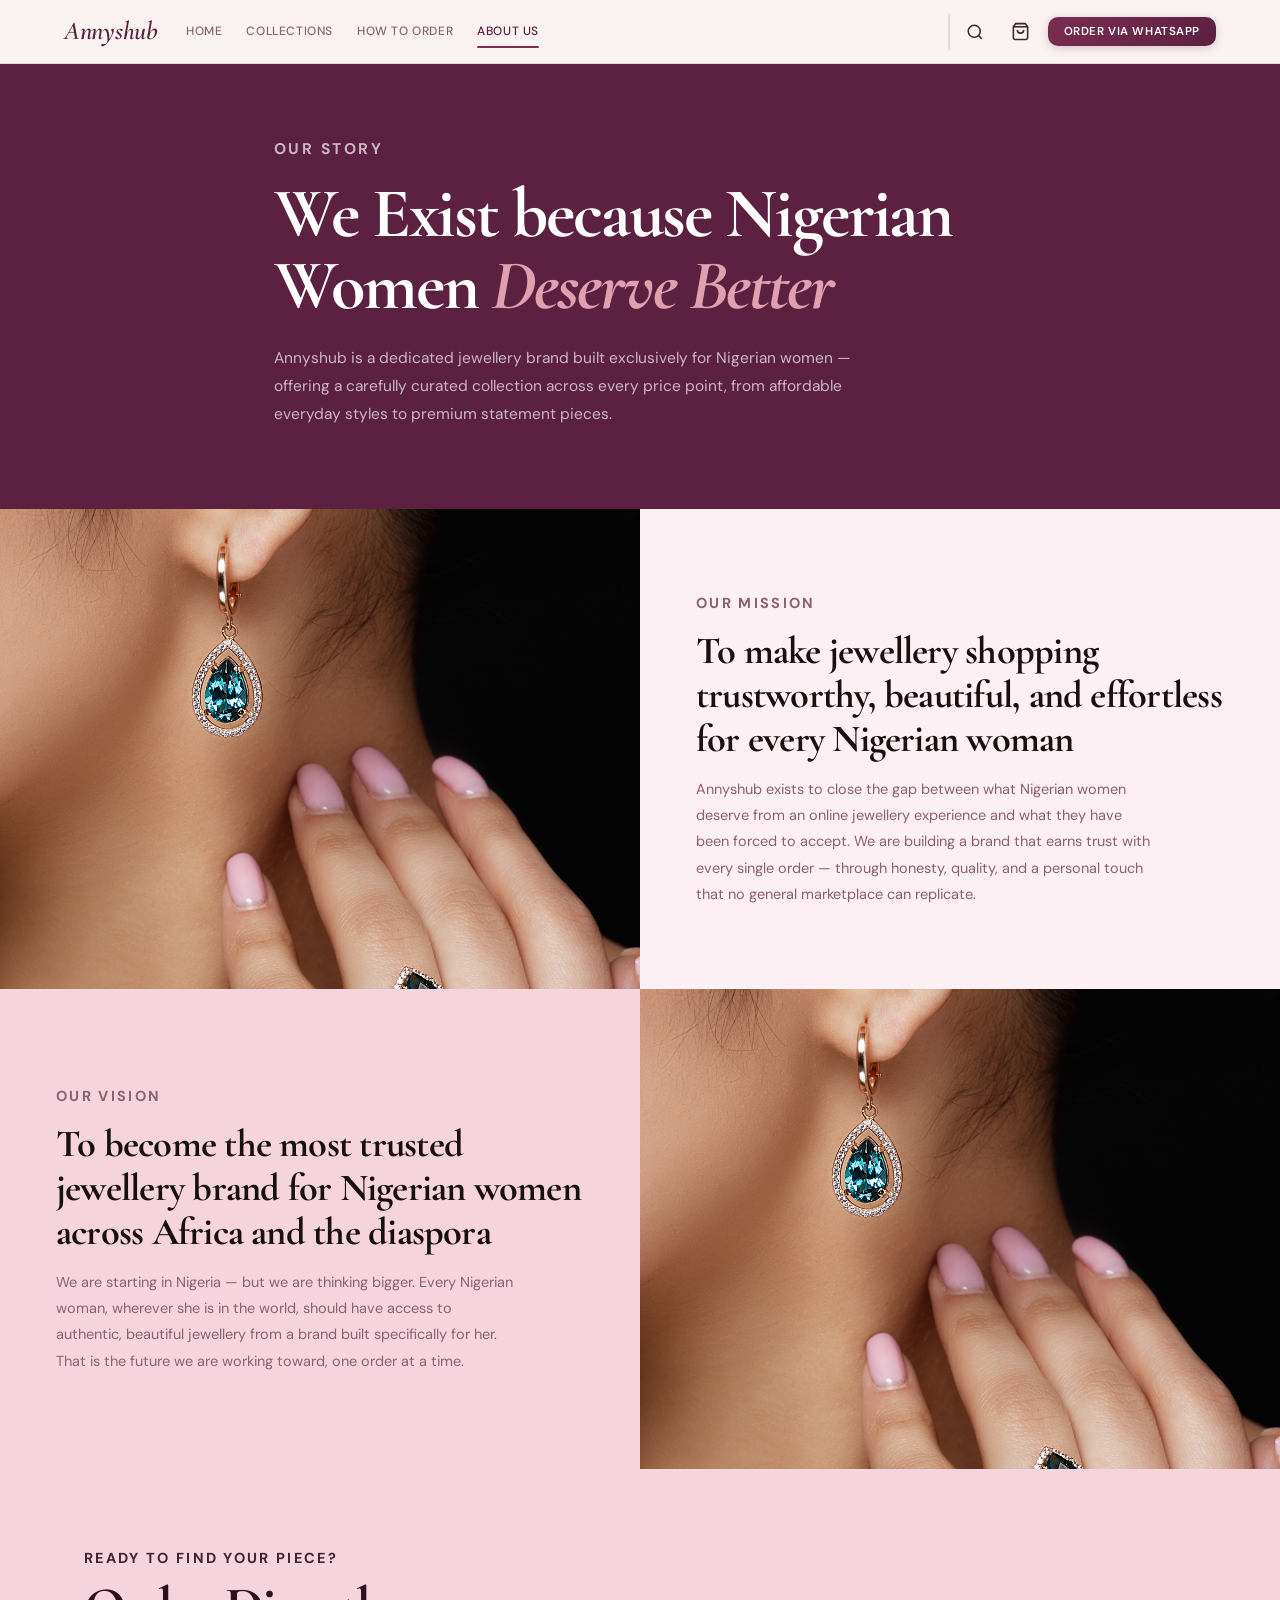
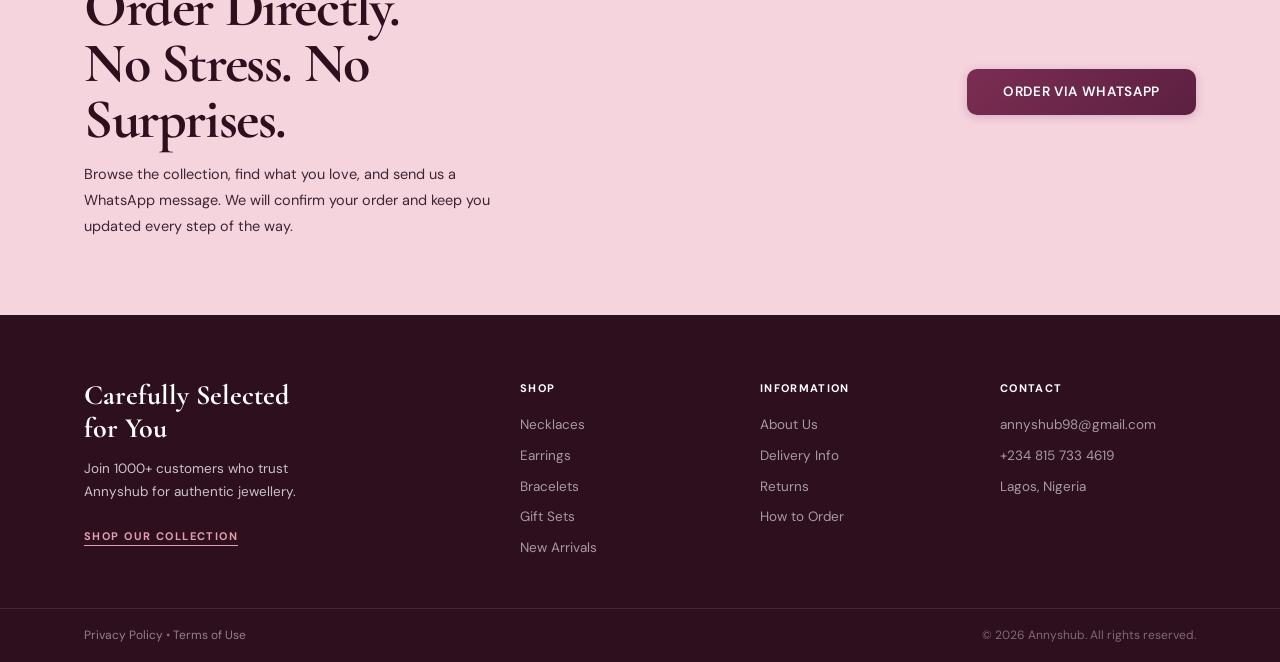
<file: about.html>
<!DOCTYPE html>
<html lang="en">
<head>
  <meta charset="UTF-8"/><meta name="viewport" content="width=device-width,initial-scale=1.0"/>
  <title>About Us — Annyshub</title>
  <link rel="preconnect" href="https://fonts.googleapis.com"/><link rel="preconnect" href="https://fonts.gstatic.com" crossorigin/>
  <link href="https://fonts.googleapis.com/css2?family=Cormorant+Garamond:ital,wght@0,400;0,600;0,700;1,400;1,600&family=DM+Sans:opsz,wght@9..40,400;9..40,500;9..40,600&display=swap" rel="stylesheet"/>
  <link rel="stylesheet" href="style.css"/>
</head>
<body data-page="about">
<header class="nav" id="nav">
  <div class="nav__inner">
    <a href="index.html" class="nav__logo">Annyshub</a>
    <nav class="nav__links">
      <a href="index.html" class="nav__link" data-nav="home">Home</a>
      <a href="collections.html" class="nav__link" data-nav="collections">Collections</a>
      <a href="how-to-order.html" class="nav__link" data-nav="how-to-order">How to Order</a>
      <a href="about.html" class="nav__link" data-nav="about">About Us</a>
    </nav>
    <div class="nav__right">
      <div class="nav__search-wrap">
        <button class="nav__icon-btn" id="searchToggle" aria-label="Search"><svg width="18" height="18" fill="none" stroke="currentColor" stroke-width="2" viewBox="0 0 24 24"><circle cx="11" cy="11" r="8"/><path d="m21 21-4.35-4.35"/></svg></button>
        <div class="nav__search-box" id="searchBox"><input type="search" placeholder="Search products..." id="searchInput" autocomplete="off"/></div>
      </div>
      <button class="nav__icon-btn" id="cartBtn" aria-label="Cart" style="position:relative">
        <svg width="19" height="19" fill="none" stroke="currentColor" stroke-width="2" viewBox="0 0 24 24"><path d="M6 2 3 6v14a2 2 0 0 0 2 2h14a2 2 0 0 0 2-2V6l-3-4z"/><line x1="3" y1="6" x2="21" y2="6"/><path d="M16 10a4 4 0 0 1-8 0"/></svg>
        <span class="cart-badge hidden" id="cartBadge">0</span>
      </button>
      <a href="https://wa.me/2348157334619?text=Hi%2C%20I%27d%20like%20to%20place%20an%20order" class="btn btn--plum btn--sm" target="_blank" rel="noopener">Order via WhatsApp</a>
    </div>
    <button class="nav__burger" id="navBurger" aria-label="Open menu" aria-expanded="false"><span></span><span></span><span></span></button>
  </div>
  <div class="nav__mobile" id="navMobile" aria-hidden="true">
    <a href="index.html" class="nav__mobile-link" data-nav="home">Home</a>
    <a href="collections.html" class="nav__mobile-link" data-nav="collections">Collections</a>
    <a href="how-to-order.html" class="nav__mobile-link" data-nav="how-to-order">How to Order</a>
    <a href="about.html" class="nav__mobile-link" data-nav="about">About Us</a>
    <div class="nav__mobile-cart">
      <div class="nav__mobile-cart-info" id="mobileCartLink" style="cursor:pointer">
        <svg width="18" height="18" fill="none" stroke="currentColor" stroke-width="2" viewBox="0 0 24 24"><path d="M6 2 3 6v14a2 2 0 0 0 2 2h14a2 2 0 0 0 2-2V6l-3-4z"/><line x1="3" y1="6" x2="21" y2="6"/><path d="M16 10a4 4 0 0 1-8 0"/></svg>
        My Cart <span id="mobileCartCount" style="color:var(--muted);font-size:12px"></span>
      </div>
      <span class="nav__mobile-cart-badge" id="mobileCartBadge" style="display:none">0</span>
    </div>
    <a href="https://wa.me/2348157334619?text=Hi%2C%20I%27d%20like%20to%20place%20an%20order" class="btn btn--plum btn--sm" target="_blank" rel="noopener" style="margin-top:16px">Order via WhatsApp</a>
  </div>
</header>

<section class="page-hero page-hero--plum">
  <div class="container page-hero__inner animate-fadein">
    <p class="eyebrow eyebrow--faint">Our Story</p>
    <h1>We Exist because Nigerian<br>Women <em>Deserve Better</em></h1>
    <p>Annyshub is a dedicated jewellery brand built exclusively for Nigerian women — offering a carefully curated collection across every price point, from affordable everyday styles to premium statement pieces.</p>
  </div>
</section>
<div class="split-section">
  <div class="split-section__img reveal-left"><img src="images/model-shows-earrings-ring-with-beautiful-blue-precious-stones 4.png" alt="Woman wearing jewellery" loading="lazy"/></div>
  <div class="split-section__copy split-section__copy--rose reveal-right">
    <p class="eyebrow">Our Mission</p>
    <h2>To make jewellery shopping trustworthy, beautiful, and effortless for every Nigerian woman</h2>
    <p>Annyshub exists to close the gap between what Nigerian women deserve from an online jewellery experience and what they have been forced to accept. We are building a brand that earns trust with every single order — through honesty, quality, and a personal touch that no general marketplace can replicate.</p>
  </div>
</div>
<div class="split-section split-section--reverse">
  <div class="split-section__copy split-section__copy--blush reveal-left">
    <p class="eyebrow">Our Vision</p>
    <h2>To become the most trusted jewellery brand for Nigerian women across Africa and the diaspora</h2>
    <p>We are starting in Nigeria — but we are thinking bigger. Every Nigerian woman, wherever she is in the world, should have access to authentic, beautiful jewellery from a brand built specifically for her. That is the future we are working toward, one order at a time.</p>
  </div>
  <div class="split-section__img reveal-right"><img src="images/model-shows-earrings-ring-with-beautiful-blue-precious-stones 4.png" alt="Jewellery close-up" loading="lazy"/></div>
</div>
<section class="cta-banner">
  <div class="container cta-banner__inner">
    <div class="cta-banner__copy"><p class="eyebrow eyebrow--light">Ready to find your piece?</p><h2>Order Directly.<br>No Stress. No<br>Surprises.</h2><p>Browse the collection, find what you love, and send us a WhatsApp message. We will confirm your order and keep you updated every step of the way.</p></div>
    <a href="https://wa.me/2348157334619?text=Hi%2C%20I%27d%20like%20to%20place%20an%20order" class="btn btn--plum btn--lg" target="_blank" rel="noopener">Order via WhatsApp</a>
  </div>
</section>
<footer class="footer">
  <div class="container footer__grid">
    <div class="footer__brand"><h3>Carefully Selected<br>for You</h3><p>Join 1000+ customers who trust Annyshub for authentic jewellery.</p><a href="collections.html" class="footer__cta-link">SHOP OUR COLLECTION</a></div>
    <div class="footer__col"><h4>Shop</h4><a href="necklaces.html">Necklaces</a><a href="#">Earrings</a><a href="bracelets.html">Bracelets</a><a href="#">Gift Sets</a><a href="collections.html">New Arrivals</a></div>
    <div class="footer__col"><h4>Information</h4><a href="about.html">About Us</a><a href="#">Delivery Info</a><a href="#">Returns</a><a href="how-to-order.html">How to Order</a></div>
    <div class="footer__col"><h4>Contact</h4><a href="mailto:annyshub98@gmail.com">annyshub98@gmail.com</a><a href="tel:+2348157334619">+234 815 733 4619</a><span>Lagos, Nigeria</span></div>
  </div>
  <div class="footer__bottom"><div class="container footer__bottom-inner"><span><a href="#">Privacy Policy</a> &bull; <a href="#">Terms of Use</a></span><span>© 2026 Annyshub. All rights reserved.</span></div></div>
</footer>
<!-- ══════════════ MOBILE BOTTOM NAV ══════════════ -->
<nav class="bottom-nav" aria-label="Mobile shopping navigation">
  <a href="index.html" class="bnav-item" data-bnav="home">
    <svg width="21" height="21" fill="none" stroke="currentColor" stroke-width="2" viewBox="0 0 24 24"><path d="M3 9.5 12 3l9 6.5V21a1 1 0 0 1-1 1h-5v-7H9v7H4a1 1 0 0 1-1-1z"/></svg>
    <span>Home</span>
  </a>
  <a href="collections.html" class="bnav-item" data-bnav="collections">
    <svg width="21" height="21" fill="none" stroke="currentColor" stroke-width="2" viewBox="0 0 24 24"><rect x="2" y="3" width="7" height="7" rx="1.2"/><rect x="15" y="3" width="7" height="7" rx="1.2"/><rect x="2" y="14" width="7" height="7" rx="1.2"/><rect x="15" y="14" width="7" height="7" rx="1.2"/></svg>
    <span>Shop</span>
  </a>
  <button class="bnav-item" id="bnavSearch" data-bnav="search" type="button">
    <svg width="21" height="21" fill="none" stroke="currentColor" stroke-width="2" viewBox="0 0 24 24"><circle cx="11" cy="11" r="8"/><path d="m21 21-4.35-4.35"/></svg>
    <span>Search</span>
  </button>
  <a href="cart.html" class="bnav-item" data-bnav="cart">
    <svg width="21" height="21" fill="none" stroke="currentColor" stroke-width="2" viewBox="0 0 24 24"><path d="M6 2 3 6v14a2 2 0 0 0 2 2h14a2 2 0 0 0 2-2V6l-3-4z"/><line x1="3" y1="6" x2="21" y2="6"/><path d="M16 10a4 4 0 0 1-8 0"/></svg>
    <span>Cart</span>
    <span class="bnav-item__badge" id="bnavCartBadge">0</span>
  </a>
  <a href="about.html" class="bnav-item" data-bnav="about">
    <svg width="21" height="21" fill="none" stroke="currentColor" stroke-width="2" viewBox="0 0 24 24"><circle cx="12" cy="12" r="10"/><line x1="12" y1="16" x2="12" y2="12"/><line x1="12" y1="8" x2="12.01" y2="8"/></svg>
    <span>About</span>
  </a>
</nav>

<div class="toast-wrap" id="toastWrap"></div>
<script src="data.js"></script><script src="script.js"></script>
</body>
</html>
</file>
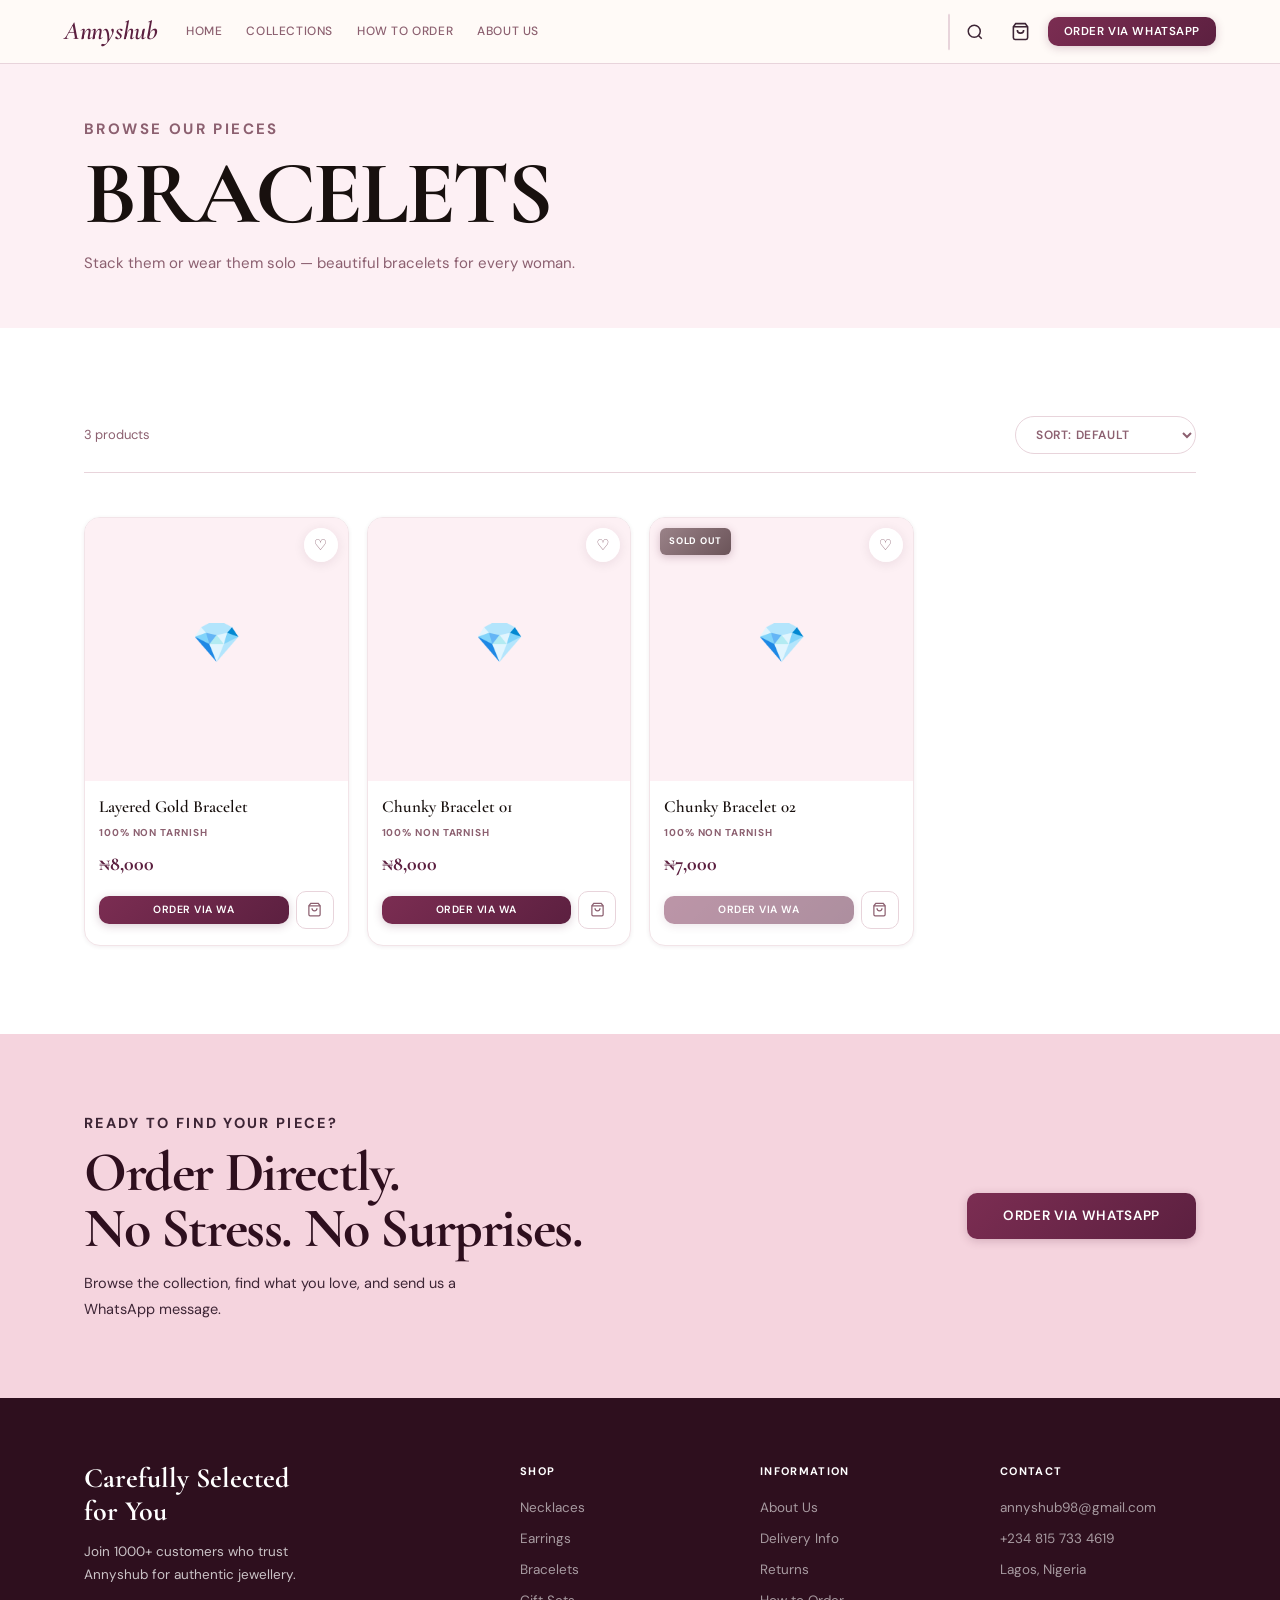
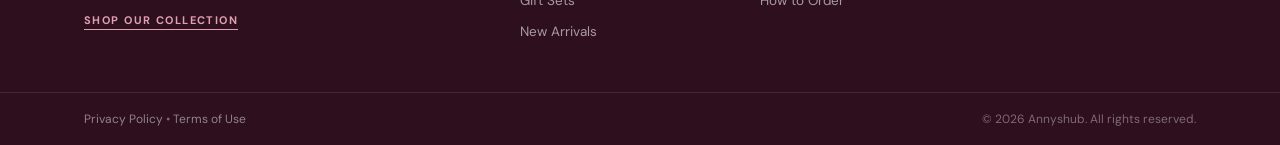
<file: bracelets.html>
<!DOCTYPE html>
<html lang="en">
<head>
  <meta charset="UTF-8"/><meta name="viewport" content="width=device-width,initial-scale=1.0"/>
  <title>Bracelets — Annyshub</title>
  <link rel="preconnect" href="https://fonts.googleapis.com"/><link rel="preconnect" href="https://fonts.gstatic.com" crossorigin/>
  <link href="https://fonts.googleapis.com/css2?family=Cormorant+Garamond:ital,wght@0,400;0,600;0,700;1,400;1,600&family=DM+Sans:opsz,wght@9..40,400;9..40,500;9..40,600&display=swap" rel="stylesheet"/>
  <link rel="stylesheet" href="style.css"/>
</head>
<body data-page="bracelets">
<header class="nav" id="nav">
  <div class="nav__inner">
    <a href="index.html" class="nav__logo">Annyshub</a>
    <nav class="nav__links">
      <a href="index.html" class="nav__link" data-nav="home">Home</a>
      <a href="collections.html" class="nav__link" data-nav="collections">Collections</a>
      <a href="how-to-order.html" class="nav__link" data-nav="how-to-order">How to Order</a>
      <a href="about.html" class="nav__link" data-nav="about">About Us</a>
    </nav>
    <div class="nav__right">
      <div class="nav__search-wrap">
        <button class="nav__icon-btn" id="searchToggle" aria-label="Search"><svg width="18" height="18" fill="none" stroke="currentColor" stroke-width="2" viewBox="0 0 24 24"><circle cx="11" cy="11" r="8"/><path d="m21 21-4.35-4.35"/></svg></button>
        <div class="nav__search-box" id="searchBox"><input type="search" placeholder="Search products..." id="searchInput" autocomplete="off"/></div>
      </div>
      <button class="nav__icon-btn" id="cartBtn" aria-label="Cart" style="position:relative">
        <svg width="19" height="19" fill="none" stroke="currentColor" stroke-width="2" viewBox="0 0 24 24"><path d="M6 2 3 6v14a2 2 0 0 0 2 2h14a2 2 0 0 0 2-2V6l-3-4z"/><line x1="3" y1="6" x2="21" y2="6"/><path d="M16 10a4 4 0 0 1-8 0"/></svg>
        <span class="cart-badge hidden" id="cartBadge">0</span>
      </button>
      <a href="https://wa.me/2348157334619?text=Hi%2C%20I%27d%20like%20to%20place%20an%20order" class="btn btn--plum btn--sm" target="_blank" rel="noopener">Order via WhatsApp</a>
    </div>
    <button class="nav__burger" id="navBurger" aria-label="Open menu" aria-expanded="false"><span></span><span></span><span></span></button>
  </div>
  <div class="nav__mobile" id="navMobile" aria-hidden="true">
    <a href="index.html" class="nav__mobile-link" data-nav="home">Home</a>
    <a href="collections.html" class="nav__mobile-link" data-nav="collections">Collections</a>
    <a href="how-to-order.html" class="nav__mobile-link" data-nav="how-to-order">How to Order</a>
    <a href="about.html" class="nav__mobile-link" data-nav="about">About Us</a>
    <div class="nav__mobile-cart">
      <div class="nav__mobile-cart-info" id="mobileCartLink" style="cursor:pointer">
        <svg width="18" height="18" fill="none" stroke="currentColor" stroke-width="2" viewBox="0 0 24 24"><path d="M6 2 3 6v14a2 2 0 0 0 2 2h14a2 2 0 0 0 2-2V6l-3-4z"/><line x1="3" y1="6" x2="21" y2="6"/><path d="M16 10a4 4 0 0 1-8 0"/></svg>
        My Cart <span id="mobileCartCount" style="color:var(--muted);font-size:12px"></span>
      </div>
      <span class="nav__mobile-cart-badge" id="mobileCartBadge" style="display:none">0</span>
    </div>
    <a href="https://wa.me/2348157334619?text=Hi%2C%20I%27d%20like%20to%20place%20an%20order" class="btn btn--plum btn--sm" target="_blank" rel="noopener" style="margin-top:16px">Order via WhatsApp</a>
  </div>
</header>

<section class="cat-page-hero">
  <div class="container">
    <p class="eyebrow">Browse Our Pieces</p>
    <h1>BRACELETS</h1>
    <p>Stack them or wear them solo — beautiful bracelets for every woman.</p>
  </div>
</section>

<main class="section bg-white">
  <div class="container">
    <div id="filterBarWrap" class="filter-bar" style="justify-content:space-between;align-items:center;flex-wrap:wrap;gap:10px">
      <span style="font-size:13px;color:var(--muted)" id="productCount">Loading&hellip;</span>
      <select id="sortSelect" style="padding:9px 16px;font-size:12px;font-weight:600;letter-spacing:.05em;text-transform:uppercase;border-radius:50px;border:1.5px solid var(--border);background:var(--white);color:var(--muted);cursor:pointer;outline:none">
        <option value="default">Sort: Default</option>
        <option value="price-asc">Price: Low to High</option>
        <option value="price-desc">Price: High to Low</option>
        <option value="name">Name: A&ndash;Z</option>
      </select>
    </div>
    <div class="shop-grid" id="categoryGrid">
      <div style="grid-column:1/-1;text-align:center;padding:48px 0;color:var(--muted)">Loading products&hellip;</div>
    </div>
  </div>
</main>

<section class="cta-banner">
  <div class="container cta-banner__inner">
    <div class="cta-banner__copy">
      <p class="eyebrow eyebrow--light">Ready to find your piece?</p>
      <h2>Order Directly.<br>No Stress. No Surprises.</h2>
      <p>Browse the collection, find what you love, and send us a WhatsApp message.</p>
    </div>
    <a href="https://wa.me/2348157334619?text=Hi%2C%20I%27d%20like%20to%20place%20an%20order" class="btn btn--plum btn--lg" target="_blank" rel="noopener">Order via WhatsApp</a>
  </div>
</section>

<footer class="footer">
  <div class="container footer__grid">
    <div class="footer__brand"><h3>Carefully Selected<br>for You</h3><p>Join 1000+ customers who trust Annyshub for authentic jewellery.</p><a href="collections.html" class="footer__cta-link">SHOP OUR COLLECTION</a></div>
    <div class="footer__col"><h4>Shop</h4><a href="necklaces.html">Necklaces</a><a href="#">Earrings</a><a href="bracelets.html">Bracelets</a><a href="#">Gift Sets</a><a href="collections.html">New Arrivals</a></div>
    <div class="footer__col"><h4>Information</h4><a href="about.html">About Us</a><a href="#">Delivery Info</a><a href="#">Returns</a><a href="how-to-order.html">How to Order</a></div>
    <div class="footer__col"><h4>Contact</h4><a href="mailto:annyshub98@gmail.com">annyshub98@gmail.com</a><a href="tel:+2348157334619">+234 815 733 4619</a><span>Lagos, Nigeria</span></div>
  </div>
  <div class="footer__bottom"><div class="container footer__bottom-inner"><span><a href="#">Privacy Policy</a> &bull; <a href="#">Terms of Use</a></span><span>&copy; 2026 Annyshub. All rights reserved.</span></div></div>
</footer>
<!-- ══════════════ MOBILE BOTTOM NAV ══════════════ -->
<nav class="bottom-nav" aria-label="Mobile shopping navigation">
  <a href="index.html" class="bnav-item" data-bnav="home">
    <svg width="21" height="21" fill="none" stroke="currentColor" stroke-width="2" viewBox="0 0 24 24"><path d="M3 9.5 12 3l9 6.5V21a1 1 0 0 1-1 1h-5v-7H9v7H4a1 1 0 0 1-1-1z"/></svg>
    <span>Home</span>
  </a>
  <a href="collections.html" class="bnav-item" data-bnav="collections">
    <svg width="21" height="21" fill="none" stroke="currentColor" stroke-width="2" viewBox="0 0 24 24"><rect x="2" y="3" width="7" height="7" rx="1.2"/><rect x="15" y="3" width="7" height="7" rx="1.2"/><rect x="2" y="14" width="7" height="7" rx="1.2"/><rect x="15" y="14" width="7" height="7" rx="1.2"/></svg>
    <span>Shop</span>
  </a>
  <button class="bnav-item" id="bnavSearch" data-bnav="search" type="button">
    <svg width="21" height="21" fill="none" stroke="currentColor" stroke-width="2" viewBox="0 0 24 24"><circle cx="11" cy="11" r="8"/><path d="m21 21-4.35-4.35"/></svg>
    <span>Search</span>
  </button>
  <a href="cart.html" class="bnav-item" data-bnav="cart">
    <svg width="21" height="21" fill="none" stroke="currentColor" stroke-width="2" viewBox="0 0 24 24"><path d="M6 2 3 6v14a2 2 0 0 0 2 2h14a2 2 0 0 0 2-2V6l-3-4z"/><line x1="3" y1="6" x2="21" y2="6"/><path d="M16 10a4 4 0 0 1-8 0"/></svg>
    <span>Cart</span>
    <span class="bnav-item__badge" id="bnavCartBadge">0</span>
  </a>
  <a href="about.html" class="bnav-item" data-bnav="about">
    <svg width="21" height="21" fill="none" stroke="currentColor" stroke-width="2" viewBox="0 0 24 24"><circle cx="12" cy="12" r="10"/><line x1="12" y1="16" x2="12" y2="12"/><line x1="12" y1="8" x2="12.01" y2="8"/></svg>
    <span>About</span>
  </a>
</nav>

<div class="toast-wrap" id="toastWrap"></div>
<script src="data.js"></script><script src="script.js"></script>
</body>
</html>
</file>
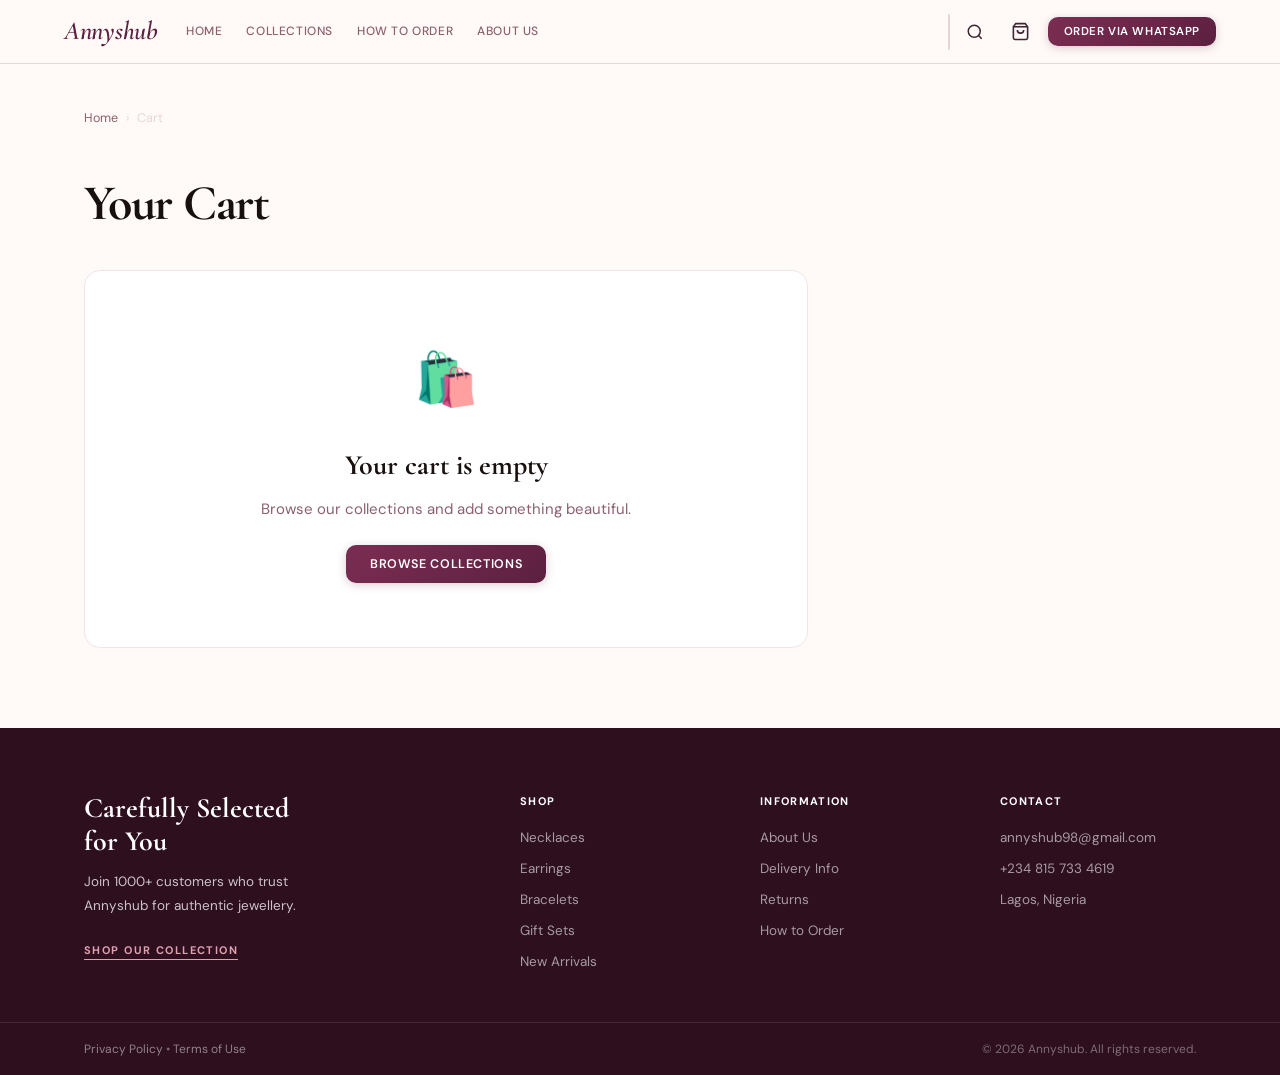
<file: cart.html>
<!DOCTYPE html>
<html lang="en">
<head>
  <meta charset="UTF-8"/><meta name="viewport" content="width=device-width,initial-scale=1.0"/>
  <title>Your Cart — Annyshub</title>
  <link rel="preconnect" href="https://fonts.googleapis.com"/><link rel="preconnect" href="https://fonts.gstatic.com" crossorigin/>
  <link href="https://fonts.googleapis.com/css2?family=Cormorant+Garamond:ital,wght@0,400;0,600;0,700;1,400;1,600&family=DM+Sans:opsz,wght@9..40,400;9..40,500;9..40,600&display=swap" rel="stylesheet"/>
  <link rel="stylesheet" href="style.css"/>
</head>
<body data-page="cart">
<header class="nav" id="nav">
  <div class="nav__inner">
    <a href="index.html" class="nav__logo">Annyshub</a>
    <nav class="nav__links">
      <a href="index.html" class="nav__link" data-nav="home">Home</a>
      <a href="collections.html" class="nav__link" data-nav="collections">Collections</a>
      <a href="how-to-order.html" class="nav__link" data-nav="how-to-order">How to Order</a>
      <a href="about.html" class="nav__link" data-nav="about">About Us</a>
    </nav>
    <div class="nav__right">
      <div class="nav__search-wrap">
        <button class="nav__icon-btn" id="searchToggle" aria-label="Search"><svg width="18" height="18" fill="none" stroke="currentColor" stroke-width="2" viewBox="0 0 24 24"><circle cx="11" cy="11" r="8"/><path d="m21 21-4.35-4.35"/></svg></button>
        <div class="nav__search-box" id="searchBox"><input type="search" placeholder="Search products..." id="searchInput" autocomplete="off"/></div>
      </div>
      <button class="nav__icon-btn" id="cartBtn" aria-label="Cart" style="position:relative">
        <svg width="19" height="19" fill="none" stroke="currentColor" stroke-width="2" viewBox="0 0 24 24"><path d="M6 2 3 6v14a2 2 0 0 0 2 2h14a2 2 0 0 0 2-2V6l-3-4z"/><line x1="3" y1="6" x2="21" y2="6"/><path d="M16 10a4 4 0 0 1-8 0"/></svg>
        <span class="cart-badge hidden" id="cartBadge">0</span>
      </button>
      <a href="https://wa.me/2348157334619?text=Hi%2C%20I%27d%20like%20to%20place%20an%20order" class="btn btn--plum btn--sm" target="_blank" rel="noopener">Order via WhatsApp</a>
    </div>
    <button class="nav__burger" id="navBurger" aria-label="Open menu" aria-expanded="false"><span></span><span></span><span></span></button>
  </div>
  <div class="nav__mobile" id="navMobile" aria-hidden="true">
    <a href="index.html" class="nav__mobile-link" data-nav="home">Home</a>
    <a href="collections.html" class="nav__mobile-link" data-nav="collections">Collections</a>
    <a href="how-to-order.html" class="nav__mobile-link" data-nav="how-to-order">How to Order</a>
    <a href="about.html" class="nav__mobile-link" data-nav="about">About Us</a>
    <div class="nav__mobile-cart">
      <div class="nav__mobile-cart-info" id="mobileCartLink" style="cursor:pointer">
        <svg width="18" height="18" fill="none" stroke="currentColor" stroke-width="2" viewBox="0 0 24 24"><path d="M6 2 3 6v14a2 2 0 0 0 2 2h14a2 2 0 0 0 2-2V6l-3-4z"/><line x1="3" y1="6" x2="21" y2="6"/><path d="M16 10a4 4 0 0 1-8 0"/></svg>
        My Cart <span id="mobileCartCount" style="color:var(--muted);font-size:12px"></span>
      </div>
      <span class="nav__mobile-cart-badge" id="mobileCartBadge" style="display:none">0</span>
    </div>
    <a href="https://wa.me/2348157334619?text=Hi%2C%20I%27d%20like%20to%20place%20an%20order" class="btn btn--plum btn--sm" target="_blank" rel="noopener" style="margin-top:16px">Order via WhatsApp</a>
  </div>
</header>

<section class="cart-page">
  <div class="container">
    <nav class="breadcrumb"><a href="index.html">Home</a><span>›</span><span>Cart</span></nav>
    <h1>Your Cart</h1>
    <div class="cart-page__inner">
      <div id="cartItems"></div>
      <div id="orderSummary"></div>
    </div>
  </div>
</section>
<footer class="footer">
  <div class="container footer__grid">
    <div class="footer__brand"><h3>Carefully Selected<br>for You</h3><p>Join 1000+ customers who trust Annyshub for authentic jewellery.</p><a href="collections.html" class="footer__cta-link">SHOP OUR COLLECTION</a></div>
    <div class="footer__col"><h4>Shop</h4><a href="necklaces.html">Necklaces</a><a href="#">Earrings</a><a href="bracelets.html">Bracelets</a><a href="#">Gift Sets</a><a href="collections.html">New Arrivals</a></div>
    <div class="footer__col"><h4>Information</h4><a href="about.html">About Us</a><a href="#">Delivery Info</a><a href="#">Returns</a><a href="how-to-order.html">How to Order</a></div>
    <div class="footer__col"><h4>Contact</h4><a href="mailto:annyshub98@gmail.com">annyshub98@gmail.com</a><a href="tel:+2348157334619">+234 815 733 4619</a><span>Lagos, Nigeria</span></div>
  </div>
  <div class="footer__bottom"><div class="container footer__bottom-inner"><span><a href="#">Privacy Policy</a> &bull; <a href="#">Terms of Use</a></span><span>© 2026 Annyshub. All rights reserved.</span></div></div>
</footer>
<!-- ══════════════ MOBILE BOTTOM NAV ══════════════ -->
<nav class="bottom-nav" aria-label="Mobile shopping navigation">
  <a href="index.html" class="bnav-item" data-bnav="home">
    <svg width="21" height="21" fill="none" stroke="currentColor" stroke-width="2" viewBox="0 0 24 24"><path d="M3 9.5 12 3l9 6.5V21a1 1 0 0 1-1 1h-5v-7H9v7H4a1 1 0 0 1-1-1z"/></svg>
    <span>Home</span>
  </a>
  <a href="collections.html" class="bnav-item" data-bnav="collections">
    <svg width="21" height="21" fill="none" stroke="currentColor" stroke-width="2" viewBox="0 0 24 24"><rect x="2" y="3" width="7" height="7" rx="1.2"/><rect x="15" y="3" width="7" height="7" rx="1.2"/><rect x="2" y="14" width="7" height="7" rx="1.2"/><rect x="15" y="14" width="7" height="7" rx="1.2"/></svg>
    <span>Shop</span>
  </a>
  <button class="bnav-item" id="bnavSearch" data-bnav="search" type="button">
    <svg width="21" height="21" fill="none" stroke="currentColor" stroke-width="2" viewBox="0 0 24 24"><circle cx="11" cy="11" r="8"/><path d="m21 21-4.35-4.35"/></svg>
    <span>Search</span>
  </button>
  <a href="cart.html" class="bnav-item" data-bnav="cart">
    <svg width="21" height="21" fill="none" stroke="currentColor" stroke-width="2" viewBox="0 0 24 24"><path d="M6 2 3 6v14a2 2 0 0 0 2 2h14a2 2 0 0 0 2-2V6l-3-4z"/><line x1="3" y1="6" x2="21" y2="6"/><path d="M16 10a4 4 0 0 1-8 0"/></svg>
    <span>Cart</span>
    <span class="bnav-item__badge" id="bnavCartBadge">0</span>
  </a>
  <a href="about.html" class="bnav-item" data-bnav="about">
    <svg width="21" height="21" fill="none" stroke="currentColor" stroke-width="2" viewBox="0 0 24 24"><circle cx="12" cy="12" r="10"/><line x1="12" y1="16" x2="12" y2="12"/><line x1="12" y1="8" x2="12.01" y2="8"/></svg>
    <span>About</span>
  </a>
</nav>

<div class="toast-wrap" id="toastWrap"></div>
<script src="data.js"></script><script src="script.js"></script>
</body>
</html>
</file>
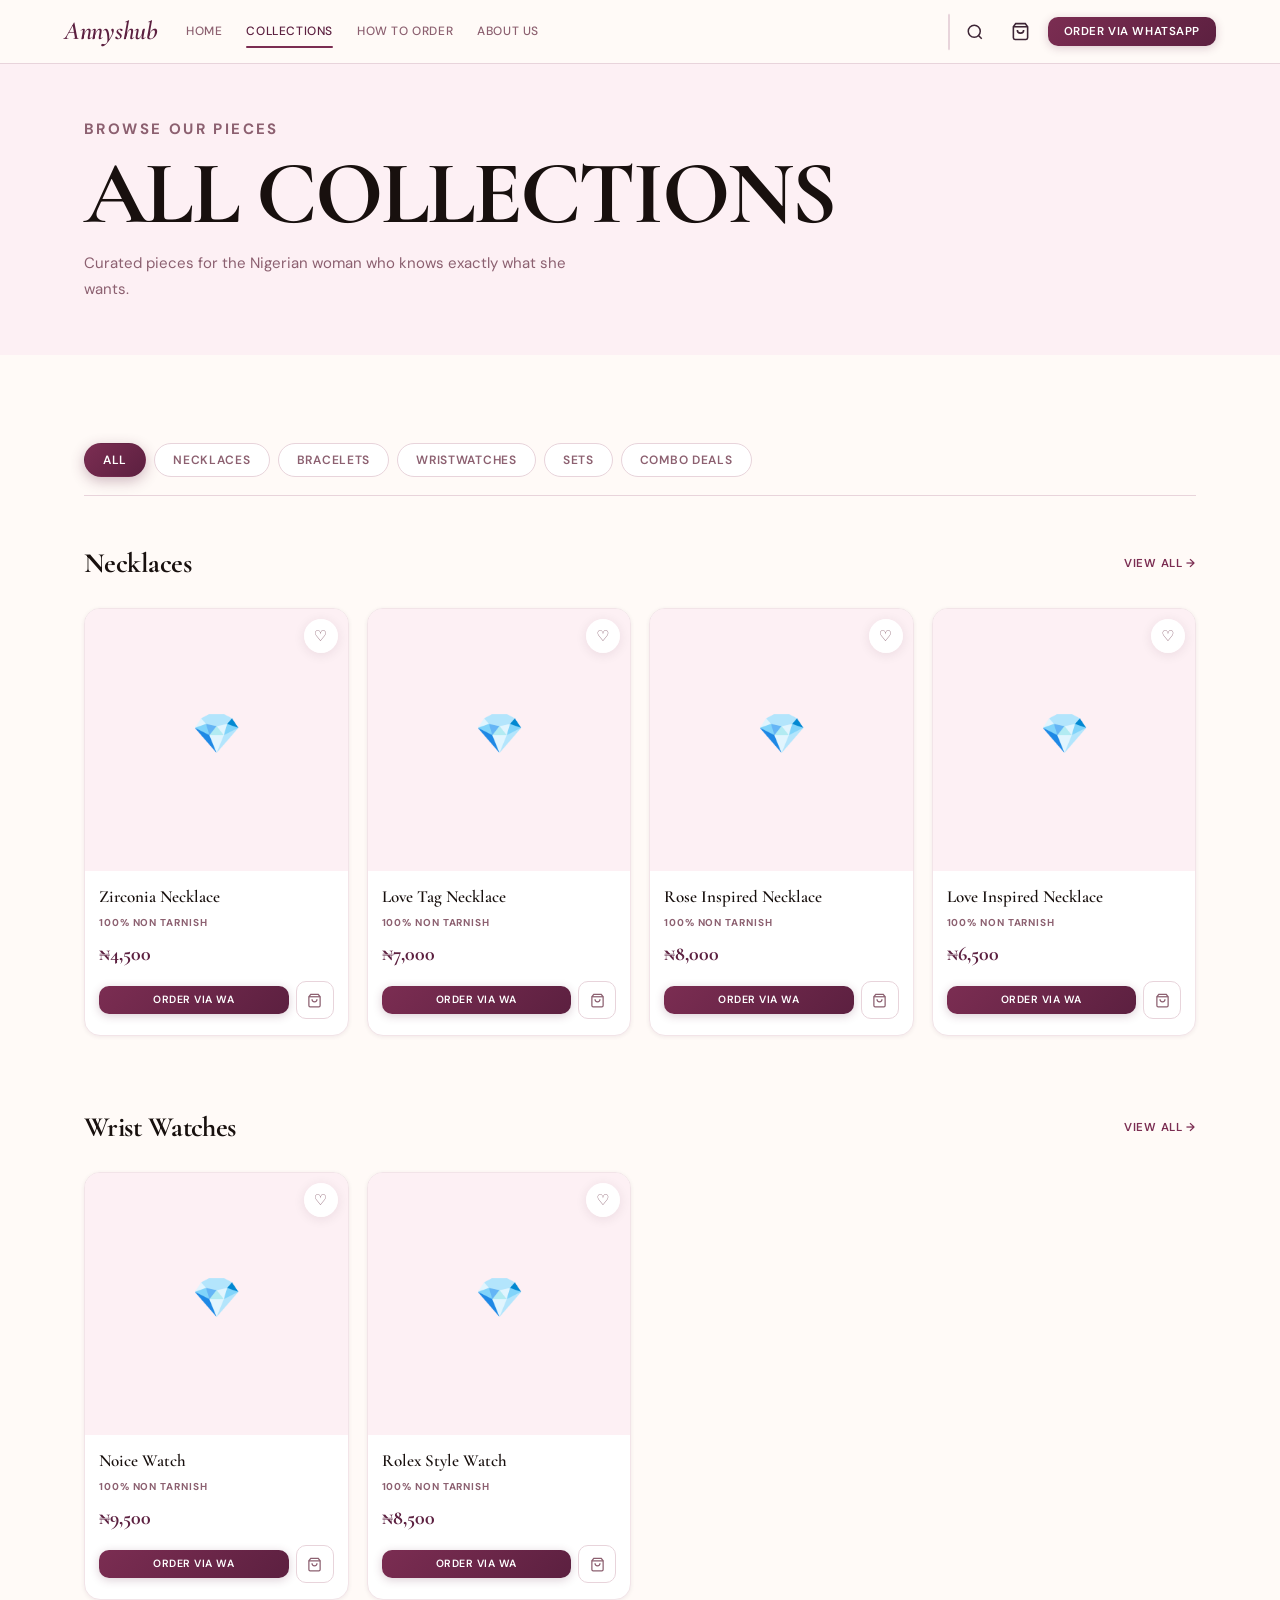
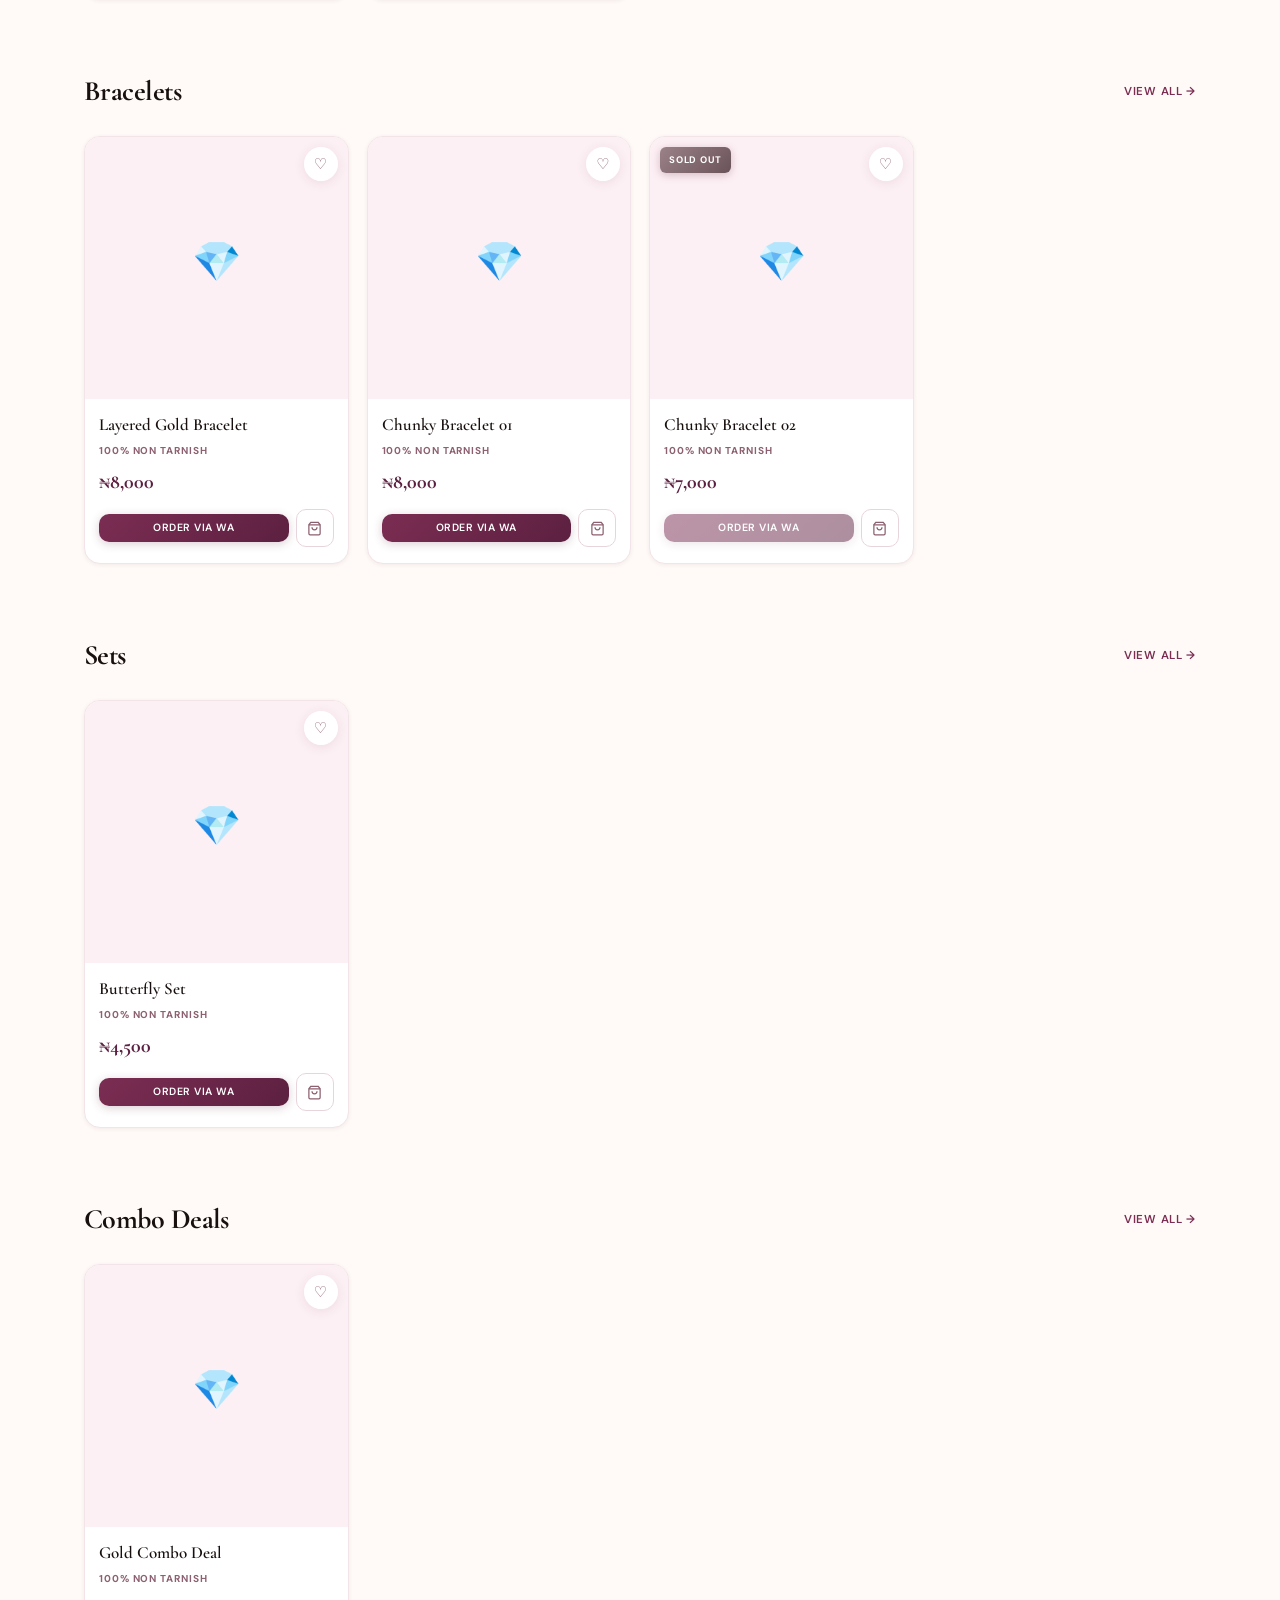
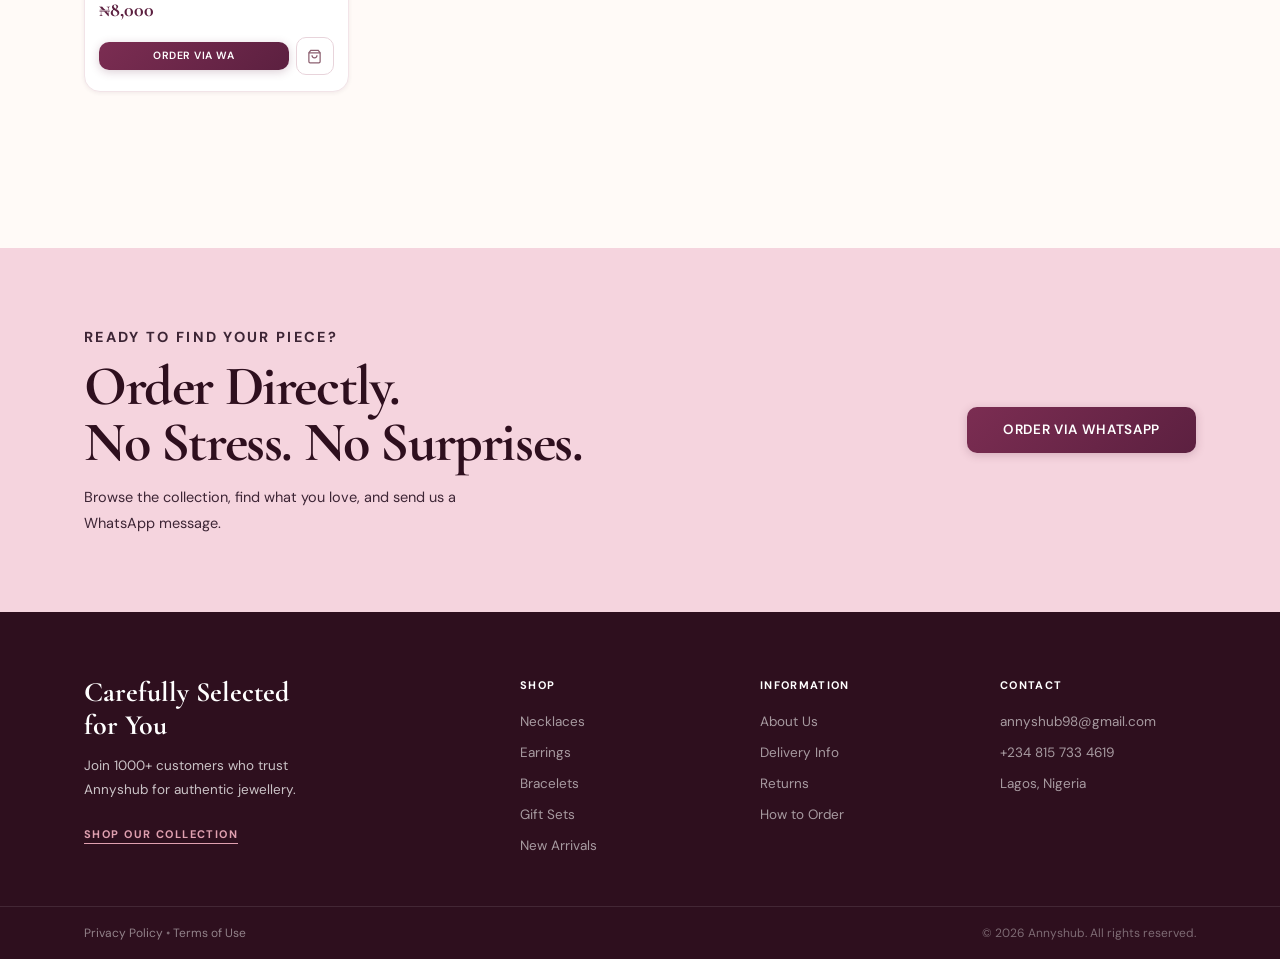
<file: collections.html>
<!DOCTYPE html>
<html lang="en">
<head>
  <meta charset="UTF-8"/><meta name="viewport" content="width=device-width,initial-scale=1.0"/>
  <title>All Collections — Annyshub</title>
  <link rel="preconnect" href="https://fonts.googleapis.com"/><link rel="preconnect" href="https://fonts.gstatic.com" crossorigin/>
  <link href="https://fonts.googleapis.com/css2?family=Cormorant+Garamond:ital,wght@0,400;0,600;0,700;1,400;1,600&family=DM+Sans:opsz,wght@9..40,400;9..40,500;9..40,600&display=swap" rel="stylesheet"/>
  <link rel="stylesheet" href="style.css"/>
</head>
<body data-page="collections">
<header class="nav" id="nav">
  <div class="nav__inner">
    <a href="index.html" class="nav__logo">Annyshub</a>
    <nav class="nav__links">
      <a href="index.html" class="nav__link" data-nav="home">Home</a>
      <a href="collections.html" class="nav__link" data-nav="collections">Collections</a>
      <a href="how-to-order.html" class="nav__link" data-nav="how-to-order">How to Order</a>
      <a href="about.html" class="nav__link" data-nav="about">About Us</a>
    </nav>
    <div class="nav__right">
      <div class="nav__search-wrap">
        <button class="nav__icon-btn" id="searchToggle" aria-label="Search"><svg width="18" height="18" fill="none" stroke="currentColor" stroke-width="2" viewBox="0 0 24 24"><circle cx="11" cy="11" r="8"/><path d="m21 21-4.35-4.35"/></svg></button>
        <div class="nav__search-box" id="searchBox"><input type="search" placeholder="Search products..." id="searchInput" autocomplete="off"/></div>
      </div>
      <button class="nav__icon-btn" id="cartBtn" aria-label="Cart" style="position:relative">
        <svg width="19" height="19" fill="none" stroke="currentColor" stroke-width="2" viewBox="0 0 24 24"><path d="M6 2 3 6v14a2 2 0 0 0 2 2h14a2 2 0 0 0 2-2V6l-3-4z"/><line x1="3" y1="6" x2="21" y2="6"/><path d="M16 10a4 4 0 0 1-8 0"/></svg>
        <span class="cart-badge hidden" id="cartBadge">0</span>
      </button>
      <a href="https://wa.me/2348157334619?text=Hi%2C%20I%27d%20like%20to%20place%20an%20order" class="btn btn--plum btn--sm" target="_blank" rel="noopener">Order via WhatsApp</a>
    </div>
    <button class="nav__burger" id="navBurger" aria-label="Open menu" aria-expanded="false"><span></span><span></span><span></span></button>
  </div>
  <div class="nav__mobile" id="navMobile" aria-hidden="true">
    <a href="index.html" class="nav__mobile-link" data-nav="home">Home</a>
    <a href="collections.html" class="nav__mobile-link" data-nav="collections">Collections</a>
    <a href="how-to-order.html" class="nav__mobile-link" data-nav="how-to-order">How to Order</a>
    <a href="about.html" class="nav__mobile-link" data-nav="about">About Us</a>
    <div class="nav__mobile-cart">
      <div class="nav__mobile-cart-info" id="mobileCartLink" style="cursor:pointer">
        <svg width="18" height="18" fill="none" stroke="currentColor" stroke-width="2" viewBox="0 0 24 24"><path d="M6 2 3 6v14a2 2 0 0 0 2 2h14a2 2 0 0 0 2-2V6l-3-4z"/><line x1="3" y1="6" x2="21" y2="6"/><path d="M16 10a4 4 0 0 1-8 0"/></svg>
        My Cart <span id="mobileCartCount" style="color:var(--muted);font-size:12px"></span>
      </div>
      <span class="nav__mobile-cart-badge" id="mobileCartBadge" style="display:none">0</span>
    </div>
    <a href="https://wa.me/2348157334619?text=Hi%2C%20I%27d%20like%20to%20place%20an%20order" class="btn btn--plum btn--sm" target="_blank" rel="noopener" style="margin-top:16px">Order via WhatsApp</a>
  </div>
</header>

<section class="cat-page-hero">
  <div class="container">
    <p class="eyebrow">Browse Our Pieces</p>
    <h1>ALL COLLECTIONS</h1>
    <p>Curated pieces for the Nigerian woman who knows exactly what she wants.</p>
  </div>
</section>

<main class="collections-page">
  <div class="container">

    <div class="filter-bar" id="filterBarWrap">
      <button class="filter-btn active" data-filter="all">All</button>
      <button class="filter-btn" data-filter="necklace">Necklaces</button>
      <button class="filter-btn" data-filter="bracelet">Bracelets</button>
      <button class="filter-btn" data-filter="watch">Wristwatches</button>
      <button class="filter-btn" data-filter="set">Sets</button>
      <button class="filter-btn" data-filter="combo">Combo Deals</button>
    </div>

    <div class="coll-section" data-category="necklace">
      <div class="coll-section__header">
        <h2>Necklaces</h2>
        <a href="necklaces.html" class="text-link">View All →</a>
      </div>
      <div class="shop-grid" id="necklacesGrid">
        <div style="grid-column:1/-1;text-align:center;padding:32px 0;color:var(--muted)">Loading…</div>
      </div>
    </div>

    <div class="coll-section" data-category="watch">
      <div class="coll-section__header">
        <h2>Wrist Watches</h2>
        <a href="wristwatches.html" class="text-link">View All →</a>
      </div>
      <div class="shop-grid" id="watchesGrid">
        <div style="grid-column:1/-1;text-align:center;padding:32px 0;color:var(--muted)">Loading…</div>
      </div>
    </div>

    <div class="coll-section" data-category="bracelet">
      <div class="coll-section__header">
        <h2>Bracelets</h2>
        <a href="bracelets.html" class="text-link">View All →</a>
      </div>
      <div class="shop-grid" id="braceletsGrid">
        <div style="grid-column:1/-1;text-align:center;padding:32px 0;color:var(--muted)">Loading…</div>
      </div>
    </div>

    <div class="coll-section" data-category="set">
      <div class="coll-section__header">
        <h2>Sets</h2>
        <a href="collections.html" class="text-link">View All →</a>
      </div>
      <div class="shop-grid" id="setsGrid">
        <div style="grid-column:1/-1;text-align:center;padding:32px 0;color:var(--muted)">Loading…</div>
      </div>
    </div>

    <div class="coll-section" data-category="combo">
      <div class="coll-section__header">
        <h2>Combo Deals</h2>
        <a href="collections.html" class="text-link">View All →</a>
      </div>
      <div class="shop-grid" id="combosGrid">
        <div style="grid-column:1/-1;text-align:center;padding:32px 0;color:var(--muted)">Loading…</div>
      </div>
    </div>

    <div id="dynamicCatSections"></div>

  </div>
</main>

<section class="cta-banner">
  <div class="container cta-banner__inner">
    <div class="cta-banner__copy">
      <p class="eyebrow eyebrow--light">Ready to find your piece?</p>
      <h2>Order Directly.<br>No Stress. No Surprises.</h2>
      <p>Browse the collection, find what you love, and send us a WhatsApp message.</p>
    </div>
    <a href="https://wa.me/2348157334619?text=Hi%2C%20I%27d%20like%20to%20place%20an%20order" class="btn btn--plum btn--lg" target="_blank" rel="noopener">Order via WhatsApp</a>
  </div>
</section>

<footer class="footer">
  <div class="container footer__grid">
    <div class="footer__brand"><h3>Carefully Selected<br>for You</h3><p>Join 1000+ customers who trust Annyshub for authentic jewellery.</p><a href="collections.html" class="footer__cta-link">SHOP OUR COLLECTION</a></div>
    <div class="footer__col"><h4>Shop</h4><a href="necklaces.html">Necklaces</a><a href="#">Earrings</a><a href="bracelets.html">Bracelets</a><a href="#">Gift Sets</a><a href="collections.html">New Arrivals</a></div>
    <div class="footer__col"><h4>Information</h4><a href="about.html">About Us</a><a href="#">Delivery Info</a><a href="#">Returns</a><a href="how-to-order.html">How to Order</a></div>
    <div class="footer__col"><h4>Contact</h4><a href="mailto:annyshub98@gmail.com">annyshub98@gmail.com</a><a href="tel:+2348157334619">+234 815 733 4619</a><span>Lagos, Nigeria</span></div>
  </div>
  <div class="footer__bottom"><div class="container footer__bottom-inner"><span><a href="#">Privacy Policy</a> &bull; <a href="#">Terms of Use</a></span><span>&copy; 2026 Annyshub. All rights reserved.</span></div></div>
</footer>
<!-- ══════════════ MOBILE BOTTOM NAV ══════════════ -->
<nav class="bottom-nav" aria-label="Mobile shopping navigation">
  <a href="index.html" class="bnav-item" data-bnav="home">
    <svg width="21" height="21" fill="none" stroke="currentColor" stroke-width="2" viewBox="0 0 24 24"><path d="M3 9.5 12 3l9 6.5V21a1 1 0 0 1-1 1h-5v-7H9v7H4a1 1 0 0 1-1-1z"/></svg>
    <span>Home</span>
  </a>
  <a href="collections.html" class="bnav-item" data-bnav="collections">
    <svg width="21" height="21" fill="none" stroke="currentColor" stroke-width="2" viewBox="0 0 24 24"><rect x="2" y="3" width="7" height="7" rx="1.2"/><rect x="15" y="3" width="7" height="7" rx="1.2"/><rect x="2" y="14" width="7" height="7" rx="1.2"/><rect x="15" y="14" width="7" height="7" rx="1.2"/></svg>
    <span>Shop</span>
  </a>
  <button class="bnav-item" id="bnavSearch" data-bnav="search" type="button">
    <svg width="21" height="21" fill="none" stroke="currentColor" stroke-width="2" viewBox="0 0 24 24"><circle cx="11" cy="11" r="8"/><path d="m21 21-4.35-4.35"/></svg>
    <span>Search</span>
  </button>
  <a href="cart.html" class="bnav-item" data-bnav="cart">
    <svg width="21" height="21" fill="none" stroke="currentColor" stroke-width="2" viewBox="0 0 24 24"><path d="M6 2 3 6v14a2 2 0 0 0 2 2h14a2 2 0 0 0 2-2V6l-3-4z"/><line x1="3" y1="6" x2="21" y2="6"/><path d="M16 10a4 4 0 0 1-8 0"/></svg>
    <span>Cart</span>
    <span class="bnav-item__badge" id="bnavCartBadge">0</span>
  </a>
  <a href="about.html" class="bnav-item" data-bnav="about">
    <svg width="21" height="21" fill="none" stroke="currentColor" stroke-width="2" viewBox="0 0 24 24"><circle cx="12" cy="12" r="10"/><line x1="12" y1="16" x2="12" y2="12"/><line x1="12" y1="8" x2="12.01" y2="8"/></svg>
    <span>About</span>
  </a>
</nav>

<div class="toast-wrap" id="toastWrap"></div>
<script src="data.js"></script><script src="script.js"></script>
</body>
</html>
</file>
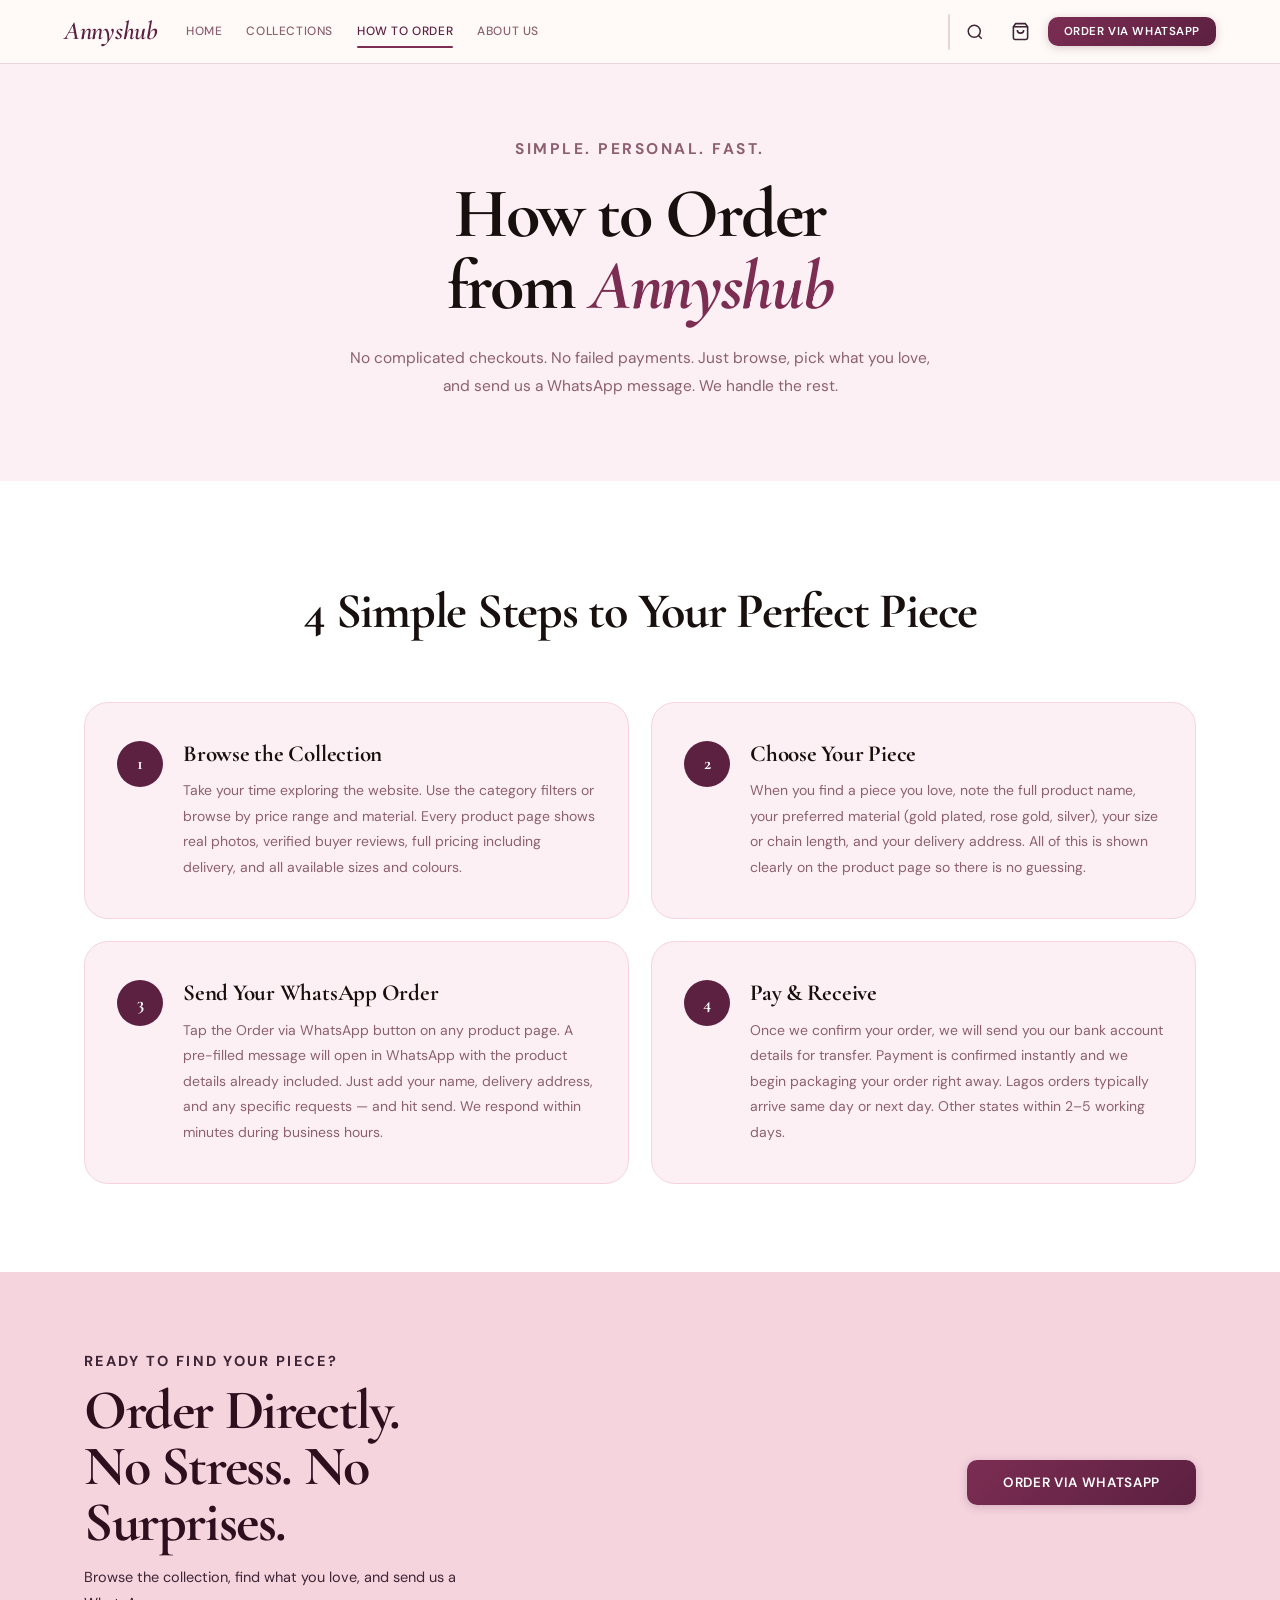
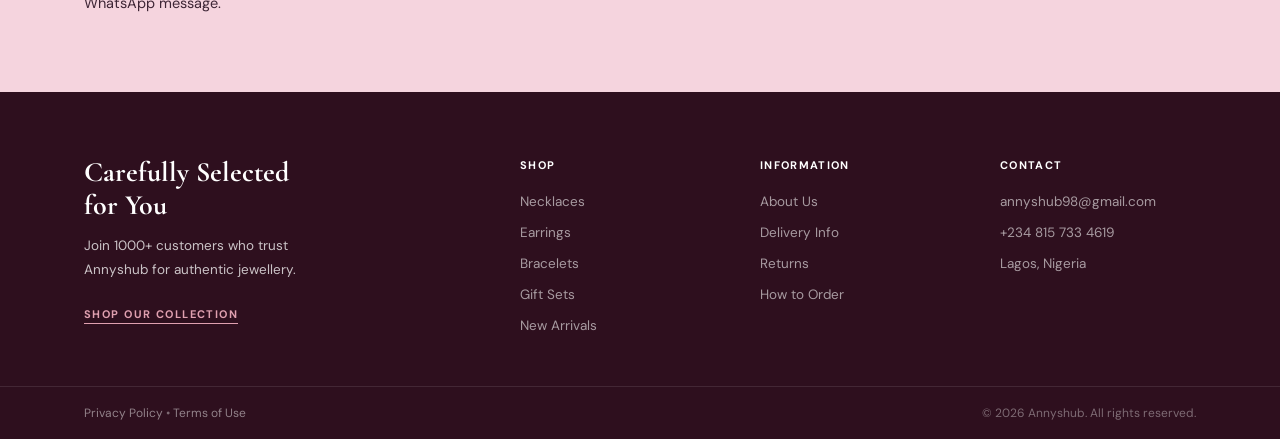
<file: how-to-order.html>
<!DOCTYPE html>
<html lang="en">
<head>
  <meta charset="UTF-8"/><meta name="viewport" content="width=device-width,initial-scale=1.0"/>
  <title>How to Order — Annyshub</title>
  <link rel="preconnect" href="https://fonts.googleapis.com"/><link rel="preconnect" href="https://fonts.gstatic.com" crossorigin/>
  <link href="https://fonts.googleapis.com/css2?family=Cormorant+Garamond:ital,wght@0,400;0,600;0,700;1,400;1,600&family=DM+Sans:opsz,wght@9..40,400;9..40,500;9..40,600&display=swap" rel="stylesheet"/>
  <link rel="stylesheet" href="style.css"/>
</head>
<body data-page="how-to-order">
<header class="nav" id="nav">
  <div class="nav__inner">
    <a href="index.html" class="nav__logo">Annyshub</a>
    <nav class="nav__links">
      <a href="index.html" class="nav__link" data-nav="home">Home</a>
      <a href="collections.html" class="nav__link" data-nav="collections">Collections</a>
      <a href="how-to-order.html" class="nav__link" data-nav="how-to-order">How to Order</a>
      <a href="about.html" class="nav__link" data-nav="about">About Us</a>
    </nav>
    <div class="nav__right">
      <div class="nav__search-wrap">
        <button class="nav__icon-btn" id="searchToggle" aria-label="Search"><svg width="18" height="18" fill="none" stroke="currentColor" stroke-width="2" viewBox="0 0 24 24"><circle cx="11" cy="11" r="8"/><path d="m21 21-4.35-4.35"/></svg></button>
        <div class="nav__search-box" id="searchBox"><input type="search" placeholder="Search products..." id="searchInput" autocomplete="off"/></div>
      </div>
      <button class="nav__icon-btn" id="cartBtn" aria-label="Cart" style="position:relative">
        <svg width="19" height="19" fill="none" stroke="currentColor" stroke-width="2" viewBox="0 0 24 24"><path d="M6 2 3 6v14a2 2 0 0 0 2 2h14a2 2 0 0 0 2-2V6l-3-4z"/><line x1="3" y1="6" x2="21" y2="6"/><path d="M16 10a4 4 0 0 1-8 0"/></svg>
        <span class="cart-badge hidden" id="cartBadge">0</span>
      </button>
      <a href="https://wa.me/2348157334619?text=Hi%2C%20I%27d%20like%20to%20place%20an%20order" class="btn btn--plum btn--sm" target="_blank" rel="noopener">Order via WhatsApp</a>
    </div>
    <button class="nav__burger" id="navBurger" aria-label="Open menu" aria-expanded="false"><span></span><span></span><span></span></button>
  </div>
  <div class="nav__mobile" id="navMobile" aria-hidden="true">
    <a href="index.html" class="nav__mobile-link" data-nav="home">Home</a>
    <a href="collections.html" class="nav__mobile-link" data-nav="collections">Collections</a>
    <a href="how-to-order.html" class="nav__mobile-link" data-nav="how-to-order">How to Order</a>
    <a href="about.html" class="nav__mobile-link" data-nav="about">About Us</a>
    <div class="nav__mobile-cart">
      <div class="nav__mobile-cart-info" id="mobileCartLink" style="cursor:pointer">
        <svg width="18" height="18" fill="none" stroke="currentColor" stroke-width="2" viewBox="0 0 24 24"><path d="M6 2 3 6v14a2 2 0 0 0 2 2h14a2 2 0 0 0 2-2V6l-3-4z"/><line x1="3" y1="6" x2="21" y2="6"/><path d="M16 10a4 4 0 0 1-8 0"/></svg>
        My Cart <span id="mobileCartCount" style="color:var(--muted);font-size:12px"></span>
      </div>
      <span class="nav__mobile-cart-badge" id="mobileCartBadge" style="display:none">0</span>
    </div>
    <a href="https://wa.me/2348157334619?text=Hi%2C%20I%27d%20like%20to%20place%20an%20order" class="btn btn--plum btn--sm" target="_blank" rel="noopener" style="margin-top:16px">Order via WhatsApp</a>
  </div>
</header>

<section class="page-hero page-hero--blush">
  <div class="container page-hero__inner animate-fadein">
    <p class="eyebrow">Simple. Personal. Fast.</p>
    <h1>How to Order<br>from <em>Annyshub</em></h1>
    <p>No complicated checkouts. No failed payments. Just browse, pick what you love, and send us a WhatsApp message. We handle the rest.</p>
  </div>
</section>
<section class="section bg-white">
  <div class="container">
    <h2 class="steps-heading">4 Simple Steps to Your Perfect Piece</h2>
    <div class="steps-grid">
      <div class="step-card reveal"><div class="step-card__num">1</div><div class="step-card__body"><h3>Browse the Collection</h3><p>Take your time exploring the website. Use the category filters or browse by price range and material. Every product page shows real photos, verified buyer reviews, full pricing including delivery, and all available sizes and colours.</p></div></div>
      <div class="step-card reveal" style="--delay:.1s"><div class="step-card__num">2</div><div class="step-card__body"><h3>Choose Your Piece</h3><p>When you find a piece you love, note the full product name, your preferred material (gold plated, rose gold, silver), your size or chain length, and your delivery address. All of this is shown clearly on the product page so there is no guessing.</p></div></div>
      <div class="step-card reveal" style="--delay:.2s"><div class="step-card__num">3</div><div class="step-card__body"><h3>Send Your WhatsApp Order</h3><p>Tap the Order via WhatsApp button on any product page. A pre-filled message will open in WhatsApp with the product details already included. Just add your name, delivery address, and any specific requests — and hit send. We respond within minutes during business hours.</p></div></div>
      <div class="step-card reveal" style="--delay:.3s"><div class="step-card__num">4</div><div class="step-card__body"><h3>Pay &amp; Receive</h3><p>Once we confirm your order, we will send you our bank account details for transfer. Payment is confirmed instantly and we begin packaging your order right away. Lagos orders typically arrive same day or next day. Other states within 2–5 working days.</p></div></div>
    </div>
  </div>
</section>
<section class="cta-banner">
  <div class="container cta-banner__inner">
    <div class="cta-banner__copy"><p class="eyebrow eyebrow--light">Ready to find your piece?</p><h2>Order Directly.<br>No Stress. No<br>Surprises.</h2><p>Browse the collection, find what you love, and send us a WhatsApp message.</p></div>
    <a href="https://wa.me/2348157334619?text=Hi%2C%20I%27d%20like%20to%20place%20an%20order" class="btn btn--plum btn--lg" target="_blank" rel="noopener">Order via WhatsApp</a>
  </div>
</section>
<footer class="footer">
  <div class="container footer__grid">
    <div class="footer__brand"><h3>Carefully Selected<br>for You</h3><p>Join 1000+ customers who trust Annyshub for authentic jewellery.</p><a href="collections.html" class="footer__cta-link">SHOP OUR COLLECTION</a></div>
    <div class="footer__col"><h4>Shop</h4><a href="necklaces.html">Necklaces</a><a href="#">Earrings</a><a href="bracelets.html">Bracelets</a><a href="#">Gift Sets</a><a href="collections.html">New Arrivals</a></div>
    <div class="footer__col"><h4>Information</h4><a href="about.html">About Us</a><a href="#">Delivery Info</a><a href="#">Returns</a><a href="how-to-order.html">How to Order</a></div>
    <div class="footer__col"><h4>Contact</h4><a href="mailto:annyshub98@gmail.com">annyshub98@gmail.com</a><a href="tel:+2348157334619">+234 815 733 4619</a><span>Lagos, Nigeria</span></div>
  </div>
  <div class="footer__bottom"><div class="container footer__bottom-inner"><span><a href="#">Privacy Policy</a> &bull; <a href="#">Terms of Use</a></span><span>© 2026 Annyshub. All rights reserved.</span></div></div>
</footer>
<!-- ══════════════ MOBILE BOTTOM NAV ══════════════ -->
<nav class="bottom-nav" aria-label="Mobile shopping navigation">
  <a href="index.html" class="bnav-item" data-bnav="home">
    <svg width="21" height="21" fill="none" stroke="currentColor" stroke-width="2" viewBox="0 0 24 24"><path d="M3 9.5 12 3l9 6.5V21a1 1 0 0 1-1 1h-5v-7H9v7H4a1 1 0 0 1-1-1z"/></svg>
    <span>Home</span>
  </a>
  <a href="collections.html" class="bnav-item" data-bnav="collections">
    <svg width="21" height="21" fill="none" stroke="currentColor" stroke-width="2" viewBox="0 0 24 24"><rect x="2" y="3" width="7" height="7" rx="1.2"/><rect x="15" y="3" width="7" height="7" rx="1.2"/><rect x="2" y="14" width="7" height="7" rx="1.2"/><rect x="15" y="14" width="7" height="7" rx="1.2"/></svg>
    <span>Shop</span>
  </a>
  <button class="bnav-item" id="bnavSearch" data-bnav="search" type="button">
    <svg width="21" height="21" fill="none" stroke="currentColor" stroke-width="2" viewBox="0 0 24 24"><circle cx="11" cy="11" r="8"/><path d="m21 21-4.35-4.35"/></svg>
    <span>Search</span>
  </button>
  <a href="cart.html" class="bnav-item" data-bnav="cart">
    <svg width="21" height="21" fill="none" stroke="currentColor" stroke-width="2" viewBox="0 0 24 24"><path d="M6 2 3 6v14a2 2 0 0 0 2 2h14a2 2 0 0 0 2-2V6l-3-4z"/><line x1="3" y1="6" x2="21" y2="6"/><path d="M16 10a4 4 0 0 1-8 0"/></svg>
    <span>Cart</span>
    <span class="bnav-item__badge" id="bnavCartBadge">0</span>
  </a>
  <a href="about.html" class="bnav-item" data-bnav="about">
    <svg width="21" height="21" fill="none" stroke="currentColor" stroke-width="2" viewBox="0 0 24 24"><circle cx="12" cy="12" r="10"/><line x1="12" y1="16" x2="12" y2="12"/><line x1="12" y1="8" x2="12.01" y2="8"/></svg>
    <span>About</span>
  </a>
</nav>

<div class="toast-wrap" id="toastWrap"></div>
<script src="data.js"></script><script src="script.js"></script>
</body>
</html>
</file>
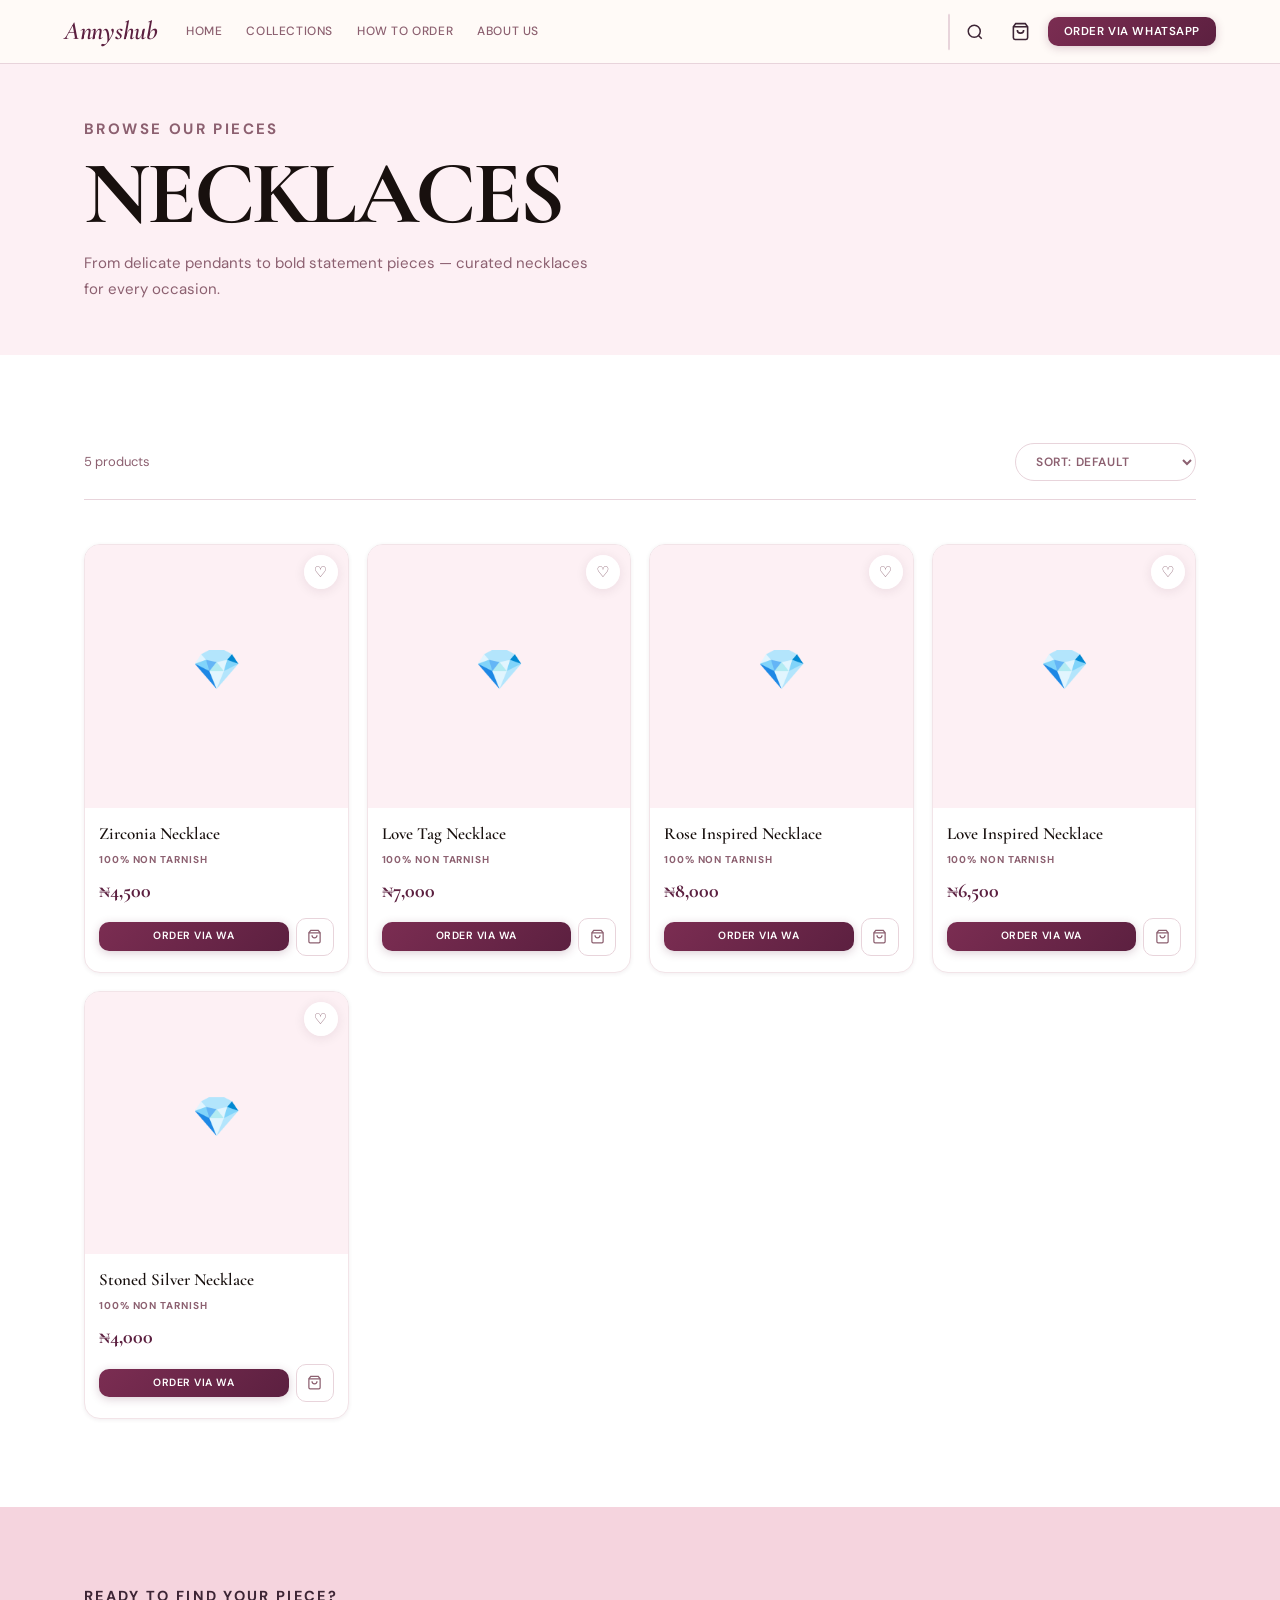
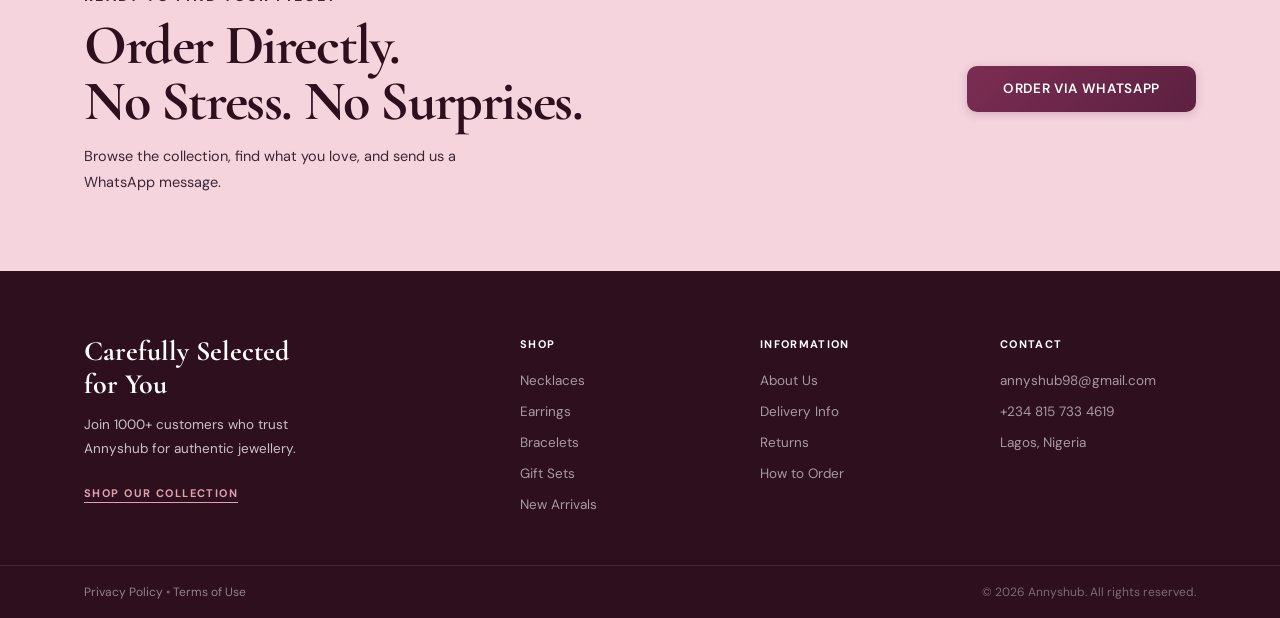
<file: necklaces.html>
<!DOCTYPE html>
<html lang="en">
<head>
  <meta charset="UTF-8"/><meta name="viewport" content="width=device-width,initial-scale=1.0"/>
  <title>Necklaces — Annyshub</title>
  <link rel="preconnect" href="https://fonts.googleapis.com"/><link rel="preconnect" href="https://fonts.gstatic.com" crossorigin/>
  <link href="https://fonts.googleapis.com/css2?family=Cormorant+Garamond:ital,wght@0,400;0,600;0,700;1,400;1,600&family=DM+Sans:opsz,wght@9..40,400;9..40,500;9..40,600&display=swap" rel="stylesheet"/>
  <link rel="stylesheet" href="style.css"/>
</head>
<body data-page="necklaces">
<header class="nav" id="nav">
  <div class="nav__inner">
    <a href="index.html" class="nav__logo">Annyshub</a>
    <nav class="nav__links">
      <a href="index.html" class="nav__link" data-nav="home">Home</a>
      <a href="collections.html" class="nav__link" data-nav="collections">Collections</a>
      <a href="how-to-order.html" class="nav__link" data-nav="how-to-order">How to Order</a>
      <a href="about.html" class="nav__link" data-nav="about">About Us</a>
    </nav>
    <div class="nav__right">
      <div class="nav__search-wrap">
        <button class="nav__icon-btn" id="searchToggle" aria-label="Search"><svg width="18" height="18" fill="none" stroke="currentColor" stroke-width="2" viewBox="0 0 24 24"><circle cx="11" cy="11" r="8"/><path d="m21 21-4.35-4.35"/></svg></button>
        <div class="nav__search-box" id="searchBox"><input type="search" placeholder="Search products..." id="searchInput" autocomplete="off"/></div>
      </div>
      <button class="nav__icon-btn" id="cartBtn" aria-label="Cart" style="position:relative">
        <svg width="19" height="19" fill="none" stroke="currentColor" stroke-width="2" viewBox="0 0 24 24"><path d="M6 2 3 6v14a2 2 0 0 0 2 2h14a2 2 0 0 0 2-2V6l-3-4z"/><line x1="3" y1="6" x2="21" y2="6"/><path d="M16 10a4 4 0 0 1-8 0"/></svg>
        <span class="cart-badge hidden" id="cartBadge">0</span>
      </button>
      <a href="https://wa.me/2348157334619?text=Hi%2C%20I%27d%20like%20to%20place%20an%20order" class="btn btn--plum btn--sm" target="_blank" rel="noopener">Order via WhatsApp</a>
    </div>
    <button class="nav__burger" id="navBurger" aria-label="Open menu" aria-expanded="false"><span></span><span></span><span></span></button>
  </div>
  <div class="nav__mobile" id="navMobile" aria-hidden="true">
    <a href="index.html" class="nav__mobile-link" data-nav="home">Home</a>
    <a href="collections.html" class="nav__mobile-link" data-nav="collections">Collections</a>
    <a href="how-to-order.html" class="nav__mobile-link" data-nav="how-to-order">How to Order</a>
    <a href="about.html" class="nav__mobile-link" data-nav="about">About Us</a>
    <div class="nav__mobile-cart">
      <div class="nav__mobile-cart-info" id="mobileCartLink" style="cursor:pointer">
        <svg width="18" height="18" fill="none" stroke="currentColor" stroke-width="2" viewBox="0 0 24 24"><path d="M6 2 3 6v14a2 2 0 0 0 2 2h14a2 2 0 0 0 2-2V6l-3-4z"/><line x1="3" y1="6" x2="21" y2="6"/><path d="M16 10a4 4 0 0 1-8 0"/></svg>
        My Cart <span id="mobileCartCount" style="color:var(--muted);font-size:12px"></span>
      </div>
      <span class="nav__mobile-cart-badge" id="mobileCartBadge" style="display:none">0</span>
    </div>
    <a href="https://wa.me/2348157334619?text=Hi%2C%20I%27d%20like%20to%20place%20an%20order" class="btn btn--plum btn--sm" target="_blank" rel="noopener" style="margin-top:16px">Order via WhatsApp</a>
  </div>
</header>

<section class="cat-page-hero">
  <div class="container">
    <p class="eyebrow">Browse Our Pieces</p>
    <h1>NECKLACES</h1>
    <p>From delicate pendants to bold statement pieces — curated necklaces for every occasion.</p>
  </div>
</section>

<main class="section bg-white">
  <div class="container">
    <div id="filterBarWrap" class="filter-bar" style="justify-content:space-between;align-items:center;flex-wrap:wrap;gap:10px">
      <span style="font-size:13px;color:var(--muted)" id="productCount">Loading&hellip;</span>
      <select id="sortSelect" style="padding:9px 16px;font-size:12px;font-weight:600;letter-spacing:.05em;text-transform:uppercase;border-radius:50px;border:1.5px solid var(--border);background:var(--white);color:var(--muted);cursor:pointer;outline:none">
        <option value="default">Sort: Default</option>
        <option value="price-asc">Price: Low to High</option>
        <option value="price-desc">Price: High to Low</option>
        <option value="name">Name: A&ndash;Z</option>
      </select>
    </div>
    <div class="shop-grid" id="categoryGrid">
      <div style="grid-column:1/-1;text-align:center;padding:48px 0;color:var(--muted)">Loading products&hellip;</div>
    </div>
  </div>
</main>

<section class="cta-banner">
  <div class="container cta-banner__inner">
    <div class="cta-banner__copy">
      <p class="eyebrow eyebrow--light">Ready to find your piece?</p>
      <h2>Order Directly.<br>No Stress. No Surprises.</h2>
      <p>Browse the collection, find what you love, and send us a WhatsApp message.</p>
    </div>
    <a href="https://wa.me/2348157334619?text=Hi%2C%20I%27d%20like%20to%20place%20an%20order" class="btn btn--plum btn--lg" target="_blank" rel="noopener">Order via WhatsApp</a>
  </div>
</section>

<footer class="footer">
  <div class="container footer__grid">
    <div class="footer__brand"><h3>Carefully Selected<br>for You</h3><p>Join 1000+ customers who trust Annyshub for authentic jewellery.</p><a href="collections.html" class="footer__cta-link">SHOP OUR COLLECTION</a></div>
    <div class="footer__col"><h4>Shop</h4><a href="necklaces.html">Necklaces</a><a href="#">Earrings</a><a href="bracelets.html">Bracelets</a><a href="#">Gift Sets</a><a href="collections.html">New Arrivals</a></div>
    <div class="footer__col"><h4>Information</h4><a href="about.html">About Us</a><a href="#">Delivery Info</a><a href="#">Returns</a><a href="how-to-order.html">How to Order</a></div>
    <div class="footer__col"><h4>Contact</h4><a href="mailto:annyshub98@gmail.com">annyshub98@gmail.com</a><a href="tel:+2348157334619">+234 815 733 4619</a><span>Lagos, Nigeria</span></div>
  </div>
  <div class="footer__bottom"><div class="container footer__bottom-inner"><span><a href="#">Privacy Policy</a> &bull; <a href="#">Terms of Use</a></span><span>&copy; 2026 Annyshub. All rights reserved.</span></div></div>
</footer>
<!-- ══════════════ MOBILE BOTTOM NAV ══════════════ -->
<nav class="bottom-nav" aria-label="Mobile shopping navigation">
  <a href="index.html" class="bnav-item" data-bnav="home">
    <svg width="21" height="21" fill="none" stroke="currentColor" stroke-width="2" viewBox="0 0 24 24"><path d="M3 9.5 12 3l9 6.5V21a1 1 0 0 1-1 1h-5v-7H9v7H4a1 1 0 0 1-1-1z"/></svg>
    <span>Home</span>
  </a>
  <a href="collections.html" class="bnav-item" data-bnav="collections">
    <svg width="21" height="21" fill="none" stroke="currentColor" stroke-width="2" viewBox="0 0 24 24"><rect x="2" y="3" width="7" height="7" rx="1.2"/><rect x="15" y="3" width="7" height="7" rx="1.2"/><rect x="2" y="14" width="7" height="7" rx="1.2"/><rect x="15" y="14" width="7" height="7" rx="1.2"/></svg>
    <span>Shop</span>
  </a>
  <button class="bnav-item" id="bnavSearch" data-bnav="search" type="button">
    <svg width="21" height="21" fill="none" stroke="currentColor" stroke-width="2" viewBox="0 0 24 24"><circle cx="11" cy="11" r="8"/><path d="m21 21-4.35-4.35"/></svg>
    <span>Search</span>
  </button>
  <a href="cart.html" class="bnav-item" data-bnav="cart">
    <svg width="21" height="21" fill="none" stroke="currentColor" stroke-width="2" viewBox="0 0 24 24"><path d="M6 2 3 6v14a2 2 0 0 0 2 2h14a2 2 0 0 0 2-2V6l-3-4z"/><line x1="3" y1="6" x2="21" y2="6"/><path d="M16 10a4 4 0 0 1-8 0"/></svg>
    <span>Cart</span>
    <span class="bnav-item__badge" id="bnavCartBadge">0</span>
  </a>
  <a href="about.html" class="bnav-item" data-bnav="about">
    <svg width="21" height="21" fill="none" stroke="currentColor" stroke-width="2" viewBox="0 0 24 24"><circle cx="12" cy="12" r="10"/><line x1="12" y1="16" x2="12" y2="12"/><line x1="12" y1="8" x2="12.01" y2="8"/></svg>
    <span>About</span>
  </a>
</nav>

<div class="toast-wrap" id="toastWrap"></div>
<script src="data.js"></script><script src="script.js"></script>
</body>
</html>
</file>
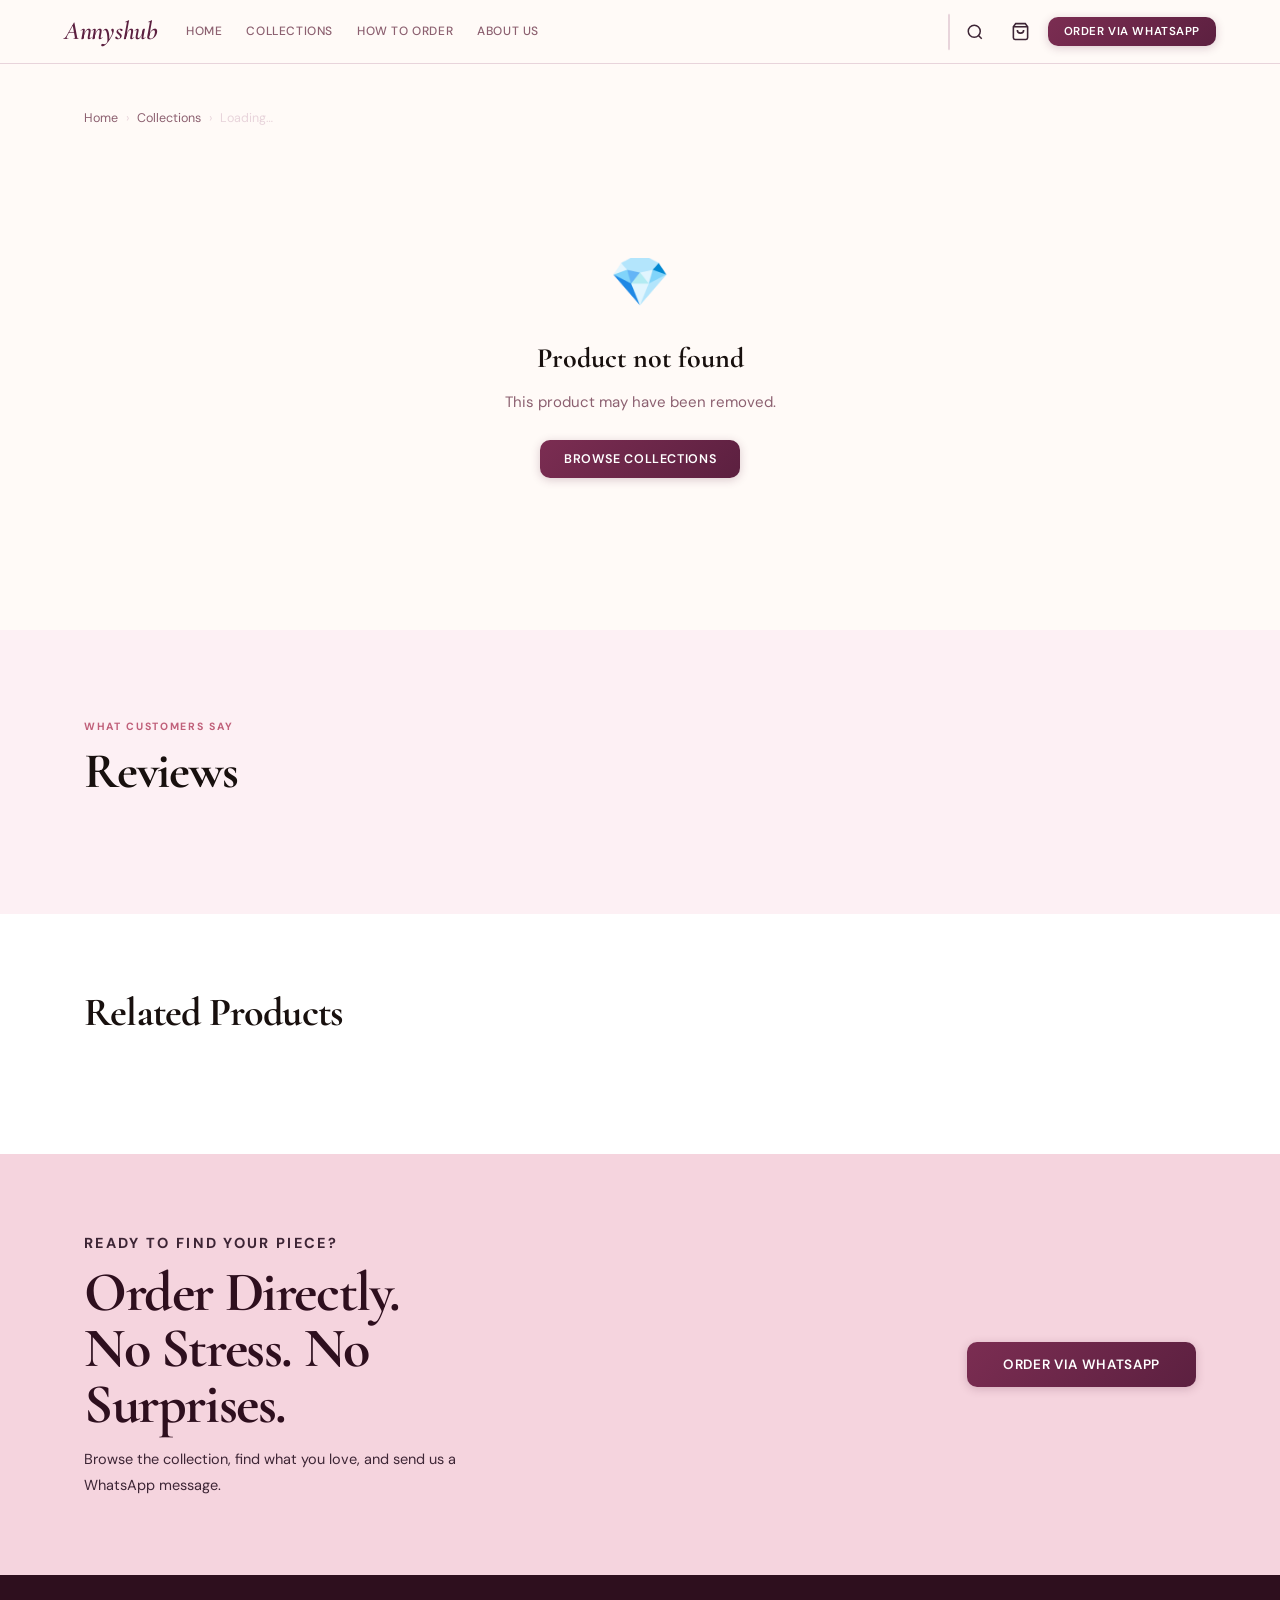
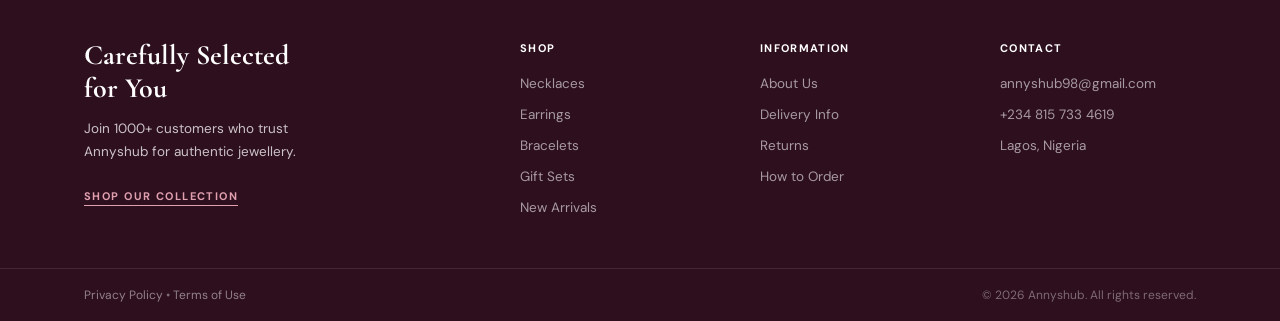
<file: product.html>
<!DOCTYPE html>
<html lang="en">
<head>
  <meta charset="UTF-8"/><meta name="viewport" content="width=device-width,initial-scale=1.0"/>
  <title>Product — Annyshub</title>
  <link rel="preconnect" href="https://fonts.googleapis.com"/><link rel="preconnect" href="https://fonts.gstatic.com" crossorigin/>
  <link href="https://fonts.googleapis.com/css2?family=Cormorant+Garamond:ital,wght@0,400;0,600;0,700;1,400;1,600&family=DM+Sans:opsz,wght@9..40,400;9..40,500;9..40,600&display=swap" rel="stylesheet"/>
  <link rel="stylesheet" href="style.css"/>
</head>
<body data-page="product">

<header class="nav" id="nav">
  <div class="nav__inner">
    <a href="index.html" class="nav__logo">Annyshub</a>
    <nav class="nav__links">
      <a href="index.html" class="nav__link" data-nav="home">Home</a>
      <a href="collections.html" class="nav__link" data-nav="collections">Collections</a>
      <a href="how-to-order.html" class="nav__link" data-nav="how-to-order">How to Order</a>
      <a href="about.html" class="nav__link" data-nav="about">About Us</a>
    </nav>
    <div class="nav__right">
      <div class="nav__search-wrap">
        <button class="nav__icon-btn" id="searchToggle" aria-label="Search"><svg width="18" height="18" fill="none" stroke="currentColor" stroke-width="2" viewBox="0 0 24 24"><circle cx="11" cy="11" r="8"/><path d="m21 21-4.35-4.35"/></svg></button>
        <div class="nav__search-box" id="searchBox"><input type="search" placeholder="Search products…" id="searchInput" autocomplete="off"/></div>
      </div>
      <button class="nav__icon-btn" id="cartBtn" aria-label="Cart" style="position:relative">
        <svg width="19" height="19" fill="none" stroke="currentColor" stroke-width="2" viewBox="0 0 24 24"><path d="M6 2 3 6v14a2 2 0 0 0 2 2h14a2 2 0 0 0 2-2V6l-3-4z"/><line x1="3" y1="6" x2="21" y2="6"/><path d="M16 10a4 4 0 0 1-8 0"/></svg>
        <span class="cart-badge hidden" id="cartBadge">0</span>
      </button>
      <a href="https://wa.me/2348157334619?text=Hi%2C%20I%27d%20like%20to%20place%20an%20order" class="btn btn--plum btn--sm" target="_blank" rel="noopener">Order via WhatsApp</a>
    </div>
    <button class="nav__burger" id="navBurger" aria-label="Open menu" aria-expanded="false"><span></span><span></span><span></span></button>
  </div>
  <div class="nav__mobile" id="navMobile" aria-hidden="true">
    <a href="index.html" class="nav__mobile-link" data-nav="home">Home</a>
    <a href="collections.html" class="nav__mobile-link" data-nav="collections">Collections</a>
    <a href="how-to-order.html" class="nav__mobile-link" data-nav="how-to-order">How to Order</a>
    <a href="about.html" class="nav__mobile-link" data-nav="about">About Us</a>
    <div class="nav__mobile-cart">
      <div class="nav__mobile-cart-info" id="mobileCartLink" style="cursor:pointer">
        <svg width="18" height="18" fill="none" stroke="currentColor" stroke-width="2" viewBox="0 0 24 24"><path d="M6 2 3 6v14a2 2 0 0 0 2 2h14a2 2 0 0 0 2-2V6l-3-4z"/><line x1="3" y1="6" x2="21" y2="6"/><path d="M16 10a4 4 0 0 1-8 0"/></svg>
        My Cart <span id="mobileCartCount" style="color:var(--muted);font-size:12px"></span>
      </div>
      <span class="nav__mobile-cart-badge" id="mobileCartBadge" style="display:none">0</span>
    </div>
    <a href="https://wa.me/2348157334619?text=Hi%2C%20I%27d%20like%20to%20place%20an%20order" class="btn btn--plum btn--sm" target="_blank" rel="noopener" style="margin-top:16px">Order via WhatsApp</a>
  </div>
</header>

<div class="product-detail">
  <div class="container">
    <nav class="breadcrumb" id="breadcrumb" aria-label="Breadcrumb">
      <a href="index.html">Home</a><span>›</span><a href="collections.html">Collections</a><span>›</span><span>Loading…</span>
    </nav>
  </div>
  <div id="productRoot"></div>
</div>

<!-- CUSTOMER REVIEWS -->
<section class="section bg-blush" id="reviewsSection" style="display:none">
  <div class="container">
    <div class="section-header__left" style="margin-bottom:28px">
      <p class="eyebrow">What Customers Say</p>
      <h2 class="section-title">Reviews</h2>
    </div>
    <div id="productReviews"></div>
  </div>
</section>

<!-- RELATED -->
<section class="related-section bg-white">
  <div class="container">
    <h2>Related Products</h2>
    <div class="shop-grid" id="relatedGrid"></div>
  </div>
</section>

<section class="cta-banner">
  <div class="container cta-banner__inner">
    <div class="cta-banner__copy">
      <p class="eyebrow eyebrow--light">Ready to find your piece?</p>
      <h2>Order Directly.<br>No Stress. No<br>Surprises.</h2>
      <p>Browse the collection, find what you love, and send us a WhatsApp message.</p>
    </div>
    <a href="https://wa.me/2348157334619?text=Hi%2C%20I%27d%20like%20to%20place%20an%20order" class="btn btn--plum btn--lg" target="_blank" rel="noopener">Order via WhatsApp</a>
  </div>
</section>

<footer class="footer">
  <div class="container footer__grid">
    <div class="footer__brand"><h3>Carefully Selected<br>for You</h3><p>Join 1000+ customers who trust Annyshub for authentic jewellery.</p><a href="collections.html" class="footer__cta-link">SHOP OUR COLLECTION</a></div>
    <div class="footer__col"><h4>Shop</h4><a href="necklaces.html">Necklaces</a><a href="#">Earrings</a><a href="bracelets.html">Bracelets</a><a href="#">Gift Sets</a><a href="collections.html">New Arrivals</a></div>
    <div class="footer__col"><h4>Information</h4><a href="about.html">About Us</a><a href="#">Delivery Info</a><a href="#">Returns</a><a href="how-to-order.html">How to Order</a></div>
    <div class="footer__col"><h4>Contact</h4><a href="mailto:annyshub98@gmail.com">annyshub98@gmail.com</a><a href="tel:+2348157334619">+234 815 733 4619</a><span>Lagos, Nigeria</span></div>
  </div>
  <div class="footer__bottom"><div class="container footer__bottom-inner"><span><a href="#">Privacy Policy</a> &bull; <a href="#">Terms of Use</a></span><span>© 2026 Annyshub. All rights reserved.</span></div></div>
</footer>

<!-- ══════════════ MOBILE BOTTOM NAV ══════════════ -->
<nav class="bottom-nav" aria-label="Mobile shopping navigation">
  <a href="index.html" class="bnav-item" data-bnav="home">
    <svg width="21" height="21" fill="none" stroke="currentColor" stroke-width="2" viewBox="0 0 24 24"><path d="M3 9.5 12 3l9 6.5V21a1 1 0 0 1-1 1h-5v-7H9v7H4a1 1 0 0 1-1-1z"/></svg>
    <span>Home</span>
  </a>
  <a href="collections.html" class="bnav-item" data-bnav="collections">
    <svg width="21" height="21" fill="none" stroke="currentColor" stroke-width="2" viewBox="0 0 24 24"><rect x="2" y="3" width="7" height="7" rx="1.2"/><rect x="15" y="3" width="7" height="7" rx="1.2"/><rect x="2" y="14" width="7" height="7" rx="1.2"/><rect x="15" y="14" width="7" height="7" rx="1.2"/></svg>
    <span>Shop</span>
  </a>
  <button class="bnav-item" id="bnavSearch" data-bnav="search" type="button">
    <svg width="21" height="21" fill="none" stroke="currentColor" stroke-width="2" viewBox="0 0 24 24"><circle cx="11" cy="11" r="8"/><path d="m21 21-4.35-4.35"/></svg>
    <span>Search</span>
  </button>
  <a href="cart.html" class="bnav-item" data-bnav="cart">
    <svg width="21" height="21" fill="none" stroke="currentColor" stroke-width="2" viewBox="0 0 24 24"><path d="M6 2 3 6v14a2 2 0 0 0 2 2h14a2 2 0 0 0 2-2V6l-3-4z"/><line x1="3" y1="6" x2="21" y2="6"/><path d="M16 10a4 4 0 0 1-8 0"/></svg>
    <span>Cart</span>
    <span class="bnav-item__badge" id="bnavCartBadge">0</span>
  </a>
  <a href="about.html" class="bnav-item" data-bnav="about">
    <svg width="21" height="21" fill="none" stroke="currentColor" stroke-width="2" viewBox="0 0 24 24"><circle cx="12" cy="12" r="10"/><line x1="12" y1="16" x2="12" y2="12"/><line x1="12" y1="8" x2="12.01" y2="8"/></svg>
    <span>About</span>
  </a>
</nav>

<div class="toast-wrap" id="toastWrap"></div>
<script src="data.js"></script>
<script src="script.js"></script>
<script>
  // Show reviews section once product loads
  window.addEventListener('load', () => {
    const sec = document.getElementById('reviewsSection');
    if (sec) sec.style.display = '';
  });
</script>
</body>
</html>
</file>
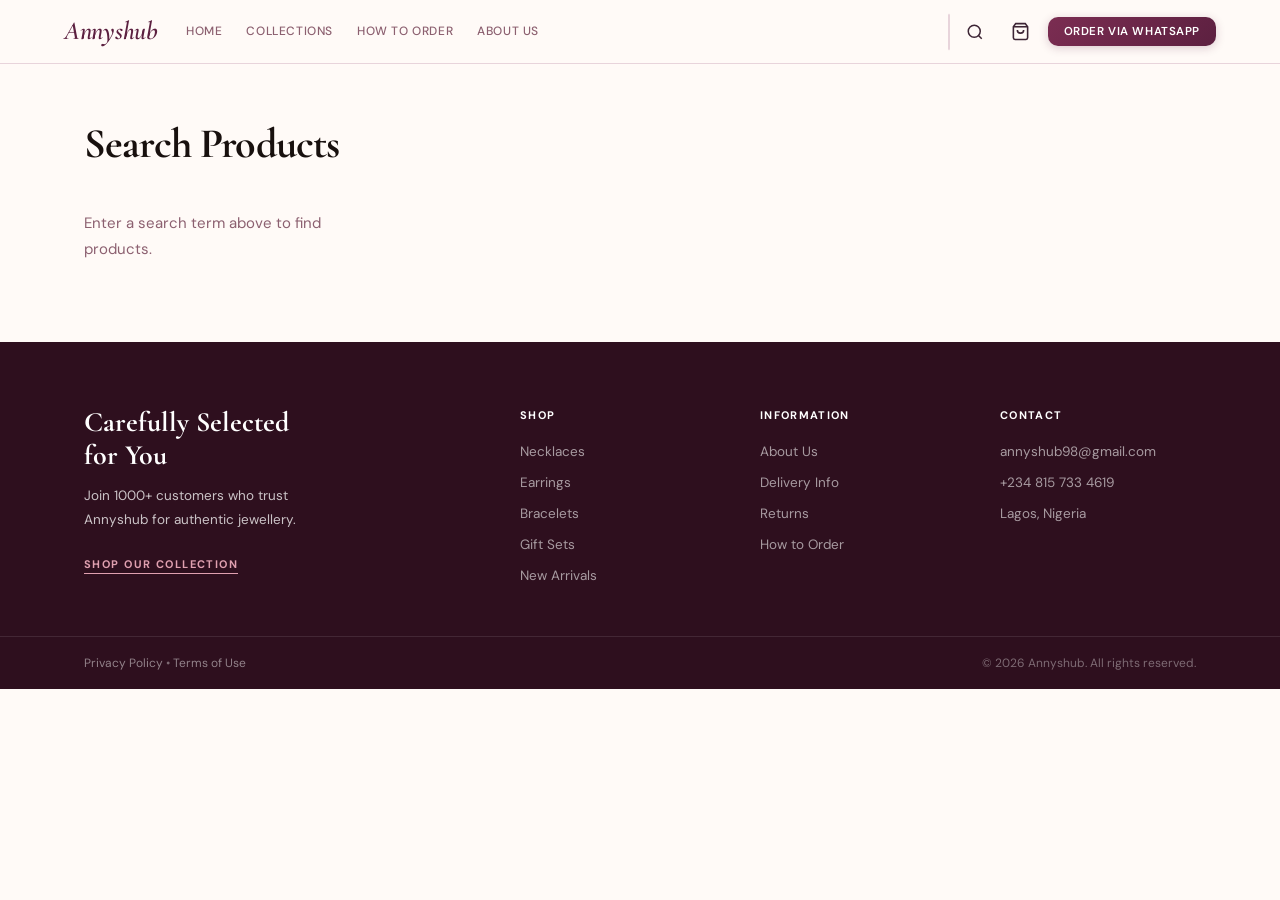
<file: search.html>
<!DOCTYPE html>
<html lang="en">
<head>
  <meta charset="UTF-8"/><meta name="viewport" content="width=device-width,initial-scale=1.0"/>
  <title>Search — Annyshub</title>
  <link rel="preconnect" href="https://fonts.googleapis.com"/><link rel="preconnect" href="https://fonts.gstatic.com" crossorigin/>
  <link href="https://fonts.googleapis.com/css2?family=Cormorant+Garamond:ital,wght@0,400;0,600;0,700;1,400;1,600&family=DM+Sans:opsz,wght@9..40,400;9..40,500;9..40,600&display=swap" rel="stylesheet"/>
  <link rel="stylesheet" href="style.css"/>
</head>
<body data-page="search">
<header class="nav" id="nav">
  <div class="nav__inner">
    <a href="index.html" class="nav__logo">Annyshub</a>
    <nav class="nav__links">
      <a href="index.html" class="nav__link" data-nav="home">Home</a>
      <a href="collections.html" class="nav__link" data-nav="collections">Collections</a>
      <a href="how-to-order.html" class="nav__link" data-nav="how-to-order">How to Order</a>
      <a href="about.html" class="nav__link" data-nav="about">About Us</a>
    </nav>
    <div class="nav__right">
      <div class="nav__search-wrap">
        <button class="nav__icon-btn" id="searchToggle" aria-label="Search"><svg width="18" height="18" fill="none" stroke="currentColor" stroke-width="2" viewBox="0 0 24 24"><circle cx="11" cy="11" r="8"/><path d="m21 21-4.35-4.35"/></svg></button>
        <div class="nav__search-box" id="searchBox"><input type="search" placeholder="Search products..." id="searchInput" autocomplete="off"/></div>
      </div>
      <button class="nav__icon-btn" id="cartBtn" aria-label="Cart" style="position:relative">
        <svg width="19" height="19" fill="none" stroke="currentColor" stroke-width="2" viewBox="0 0 24 24"><path d="M6 2 3 6v14a2 2 0 0 0 2 2h14a2 2 0 0 0 2-2V6l-3-4z"/><line x1="3" y1="6" x2="21" y2="6"/><path d="M16 10a4 4 0 0 1-8 0"/></svg>
        <span class="cart-badge hidden" id="cartBadge">0</span>
      </button>
      <a href="https://wa.me/2348157334619?text=Hi%2C%20I%27d%20like%20to%20place%20an%20order" class="btn btn--plum btn--sm" target="_blank" rel="noopener">Order via WhatsApp</a>
    </div>
    <button class="nav__burger" id="navBurger" aria-label="Open menu" aria-expanded="false"><span></span><span></span><span></span></button>
  </div>
  <div class="nav__mobile" id="navMobile" aria-hidden="true">
    <a href="index.html" class="nav__mobile-link" data-nav="home">Home</a>
    <a href="collections.html" class="nav__mobile-link" data-nav="collections">Collections</a>
    <a href="how-to-order.html" class="nav__mobile-link" data-nav="how-to-order">How to Order</a>
    <a href="about.html" class="nav__mobile-link" data-nav="about">About Us</a>
    <div class="nav__mobile-cart">
      <div class="nav__mobile-cart-info" id="mobileCartLink" style="cursor:pointer">
        <svg width="18" height="18" fill="none" stroke="currentColor" stroke-width="2" viewBox="0 0 24 24"><path d="M6 2 3 6v14a2 2 0 0 0 2 2h14a2 2 0 0 0 2-2V6l-3-4z"/><line x1="3" y1="6" x2="21" y2="6"/><path d="M16 10a4 4 0 0 1-8 0"/></svg>
        My Cart <span id="mobileCartCount" style="color:var(--muted);font-size:12px"></span>
      </div>
      <span class="nav__mobile-cart-badge" id="mobileCartBadge" style="display:none">0</span>
    </div>
    <a href="https://wa.me/2348157334619?text=Hi%2C%20I%27d%20like%20to%20place%20an%20order" class="btn btn--plum btn--sm" target="_blank" rel="noopener" style="margin-top:16px">Order via WhatsApp</a>
  </div>
</header>

<main class="search-page">
  <div class="container">
    <h1 id="searchTitle">Search Products</h1>
    <p class="search-page__meta" id="searchMeta"></p>
    <div class="shop-grid" id="searchGrid"></div>
  </div>
</main>
<footer class="footer">
  <div class="container footer__grid">
    <div class="footer__brand"><h3>Carefully Selected<br>for You</h3><p>Join 1000+ customers who trust Annyshub for authentic jewellery.</p><a href="collections.html" class="footer__cta-link">SHOP OUR COLLECTION</a></div>
    <div class="footer__col"><h4>Shop</h4><a href="necklaces.html">Necklaces</a><a href="#">Earrings</a><a href="bracelets.html">Bracelets</a><a href="#">Gift Sets</a><a href="collections.html">New Arrivals</a></div>
    <div class="footer__col"><h4>Information</h4><a href="about.html">About Us</a><a href="#">Delivery Info</a><a href="#">Returns</a><a href="how-to-order.html">How to Order</a></div>
    <div class="footer__col"><h4>Contact</h4><a href="mailto:annyshub98@gmail.com">annyshub98@gmail.com</a><a href="tel:+2348157334619">+234 815 733 4619</a><span>Lagos, Nigeria</span></div>
  </div>
  <div class="footer__bottom"><div class="container footer__bottom-inner"><span><a href="#">Privacy Policy</a> &bull; <a href="#">Terms of Use</a></span><span>© 2026 Annyshub. All rights reserved.</span></div></div>
</footer>
<!-- ══════════════ MOBILE BOTTOM NAV ══════════════ -->
<nav class="bottom-nav" aria-label="Mobile shopping navigation">
  <a href="index.html" class="bnav-item" data-bnav="home">
    <svg width="21" height="21" fill="none" stroke="currentColor" stroke-width="2" viewBox="0 0 24 24"><path d="M3 9.5 12 3l9 6.5V21a1 1 0 0 1-1 1h-5v-7H9v7H4a1 1 0 0 1-1-1z"/></svg>
    <span>Home</span>
  </a>
  <a href="collections.html" class="bnav-item" data-bnav="collections">
    <svg width="21" height="21" fill="none" stroke="currentColor" stroke-width="2" viewBox="0 0 24 24"><rect x="2" y="3" width="7" height="7" rx="1.2"/><rect x="15" y="3" width="7" height="7" rx="1.2"/><rect x="2" y="14" width="7" height="7" rx="1.2"/><rect x="15" y="14" width="7" height="7" rx="1.2"/></svg>
    <span>Shop</span>
  </a>
  <button class="bnav-item" id="bnavSearch" data-bnav="search" type="button">
    <svg width="21" height="21" fill="none" stroke="currentColor" stroke-width="2" viewBox="0 0 24 24"><circle cx="11" cy="11" r="8"/><path d="m21 21-4.35-4.35"/></svg>
    <span>Search</span>
  </button>
  <a href="cart.html" class="bnav-item" data-bnav="cart">
    <svg width="21" height="21" fill="none" stroke="currentColor" stroke-width="2" viewBox="0 0 24 24"><path d="M6 2 3 6v14a2 2 0 0 0 2 2h14a2 2 0 0 0 2-2V6l-3-4z"/><line x1="3" y1="6" x2="21" y2="6"/><path d="M16 10a4 4 0 0 1-8 0"/></svg>
    <span>Cart</span>
    <span class="bnav-item__badge" id="bnavCartBadge">0</span>
  </a>
  <a href="about.html" class="bnav-item" data-bnav="about">
    <svg width="21" height="21" fill="none" stroke="currentColor" stroke-width="2" viewBox="0 0 24 24"><circle cx="12" cy="12" r="10"/><line x1="12" y1="16" x2="12" y2="12"/><line x1="12" y1="8" x2="12.01" y2="8"/></svg>
    <span>About</span>
  </a>
</nav>

<div class="toast-wrap" id="toastWrap"></div>
<script src="data.js"></script><script src="script.js"></script>
</body>
</html>
</file>
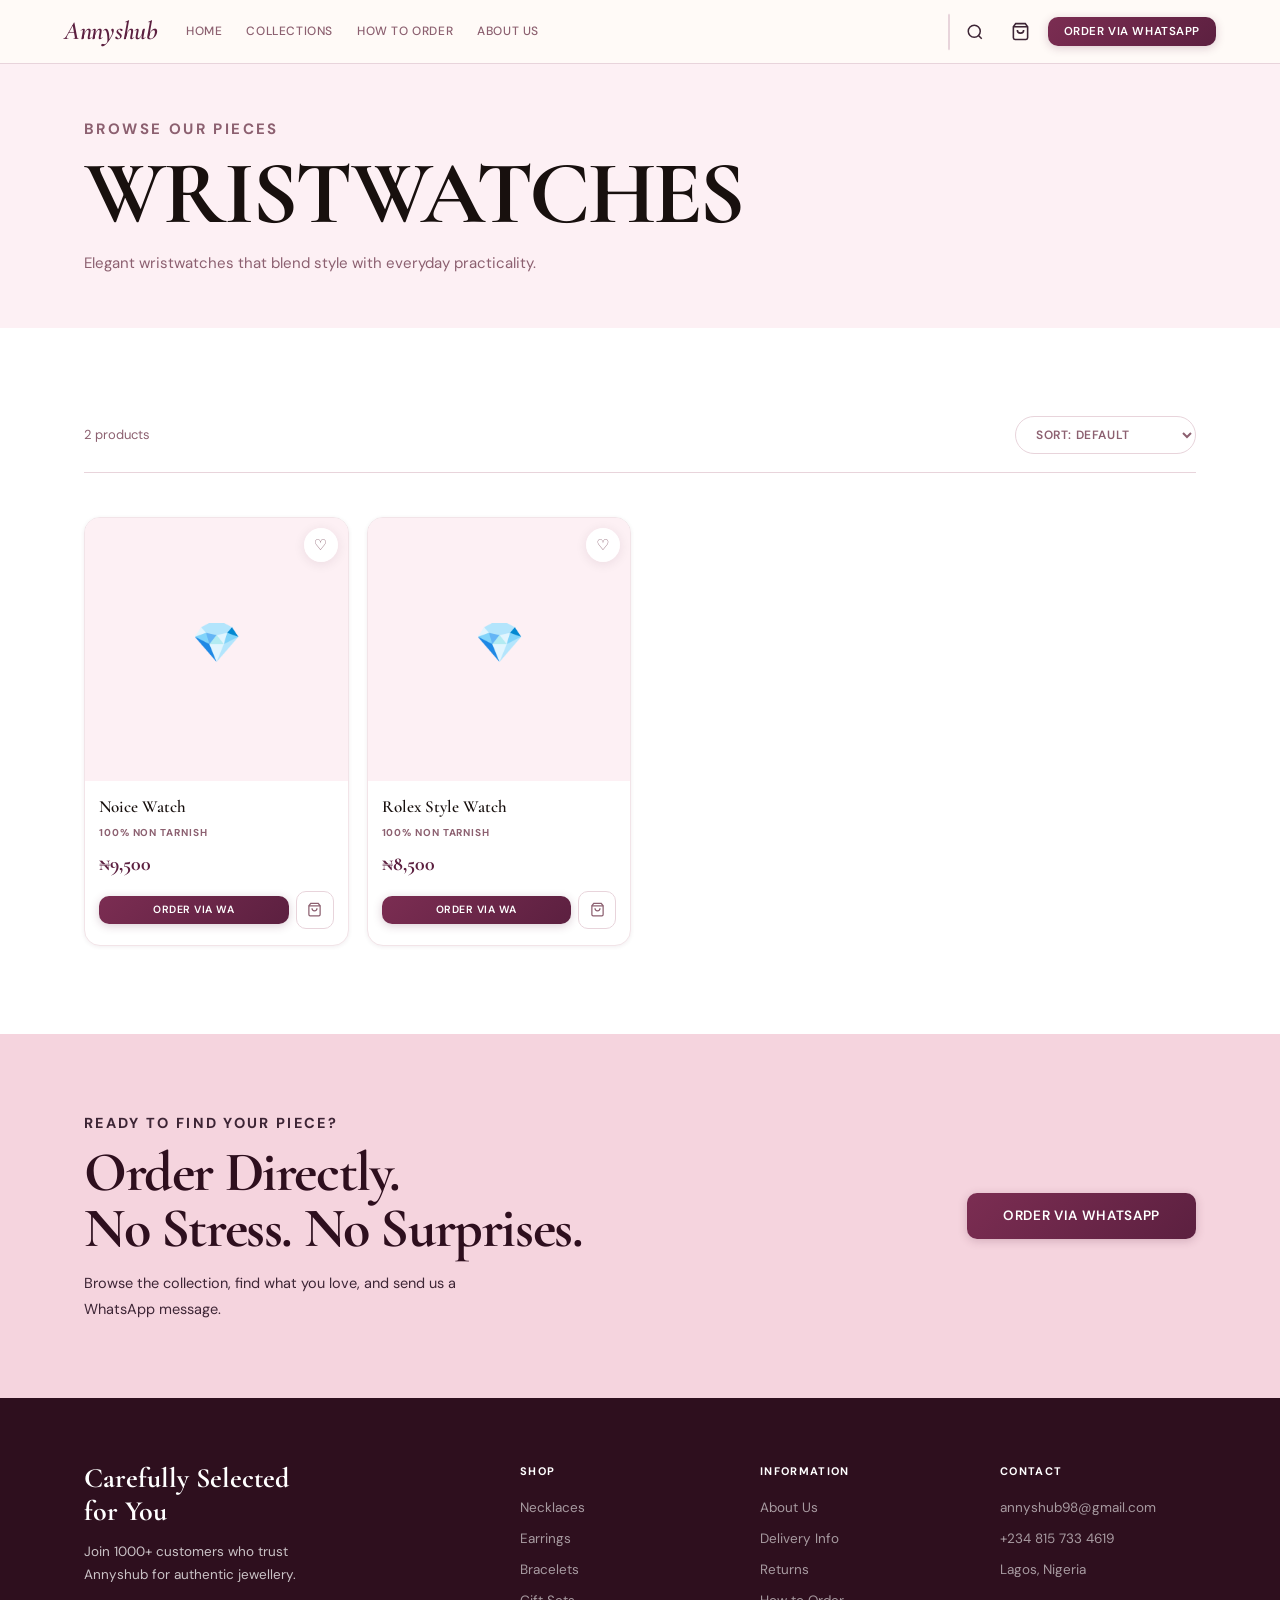
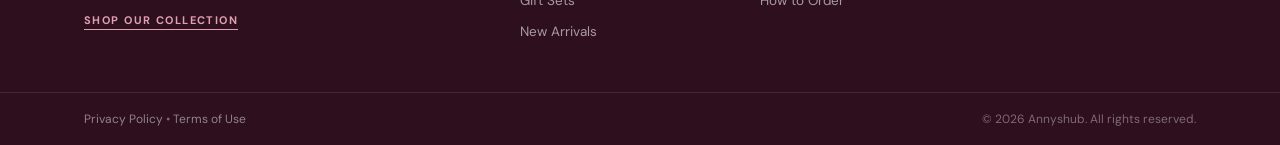
<file: wristwatches.html>
<!DOCTYPE html>
<html lang="en">
<head>
  <meta charset="UTF-8"/><meta name="viewport" content="width=device-width,initial-scale=1.0"/>
  <title>Wristwatches — Annyshub</title>
  <link rel="preconnect" href="https://fonts.googleapis.com"/><link rel="preconnect" href="https://fonts.gstatic.com" crossorigin/>
  <link href="https://fonts.googleapis.com/css2?family=Cormorant+Garamond:ital,wght@0,400;0,600;0,700;1,400;1,600&family=DM+Sans:opsz,wght@9..40,400;9..40,500;9..40,600&display=swap" rel="stylesheet"/>
  <link rel="stylesheet" href="style.css"/>
</head>
<body data-page="wristwatches">
<header class="nav" id="nav">
  <div class="nav__inner">
    <a href="index.html" class="nav__logo">Annyshub</a>
    <nav class="nav__links">
      <a href="index.html" class="nav__link" data-nav="home">Home</a>
      <a href="collections.html" class="nav__link" data-nav="collections">Collections</a>
      <a href="how-to-order.html" class="nav__link" data-nav="how-to-order">How to Order</a>
      <a href="about.html" class="nav__link" data-nav="about">About Us</a>
    </nav>
    <div class="nav__right">
      <div class="nav__search-wrap">
        <button class="nav__icon-btn" id="searchToggle" aria-label="Search"><svg width="18" height="18" fill="none" stroke="currentColor" stroke-width="2" viewBox="0 0 24 24"><circle cx="11" cy="11" r="8"/><path d="m21 21-4.35-4.35"/></svg></button>
        <div class="nav__search-box" id="searchBox"><input type="search" placeholder="Search products..." id="searchInput" autocomplete="off"/></div>
      </div>
      <button class="nav__icon-btn" id="cartBtn" aria-label="Cart" style="position:relative">
        <svg width="19" height="19" fill="none" stroke="currentColor" stroke-width="2" viewBox="0 0 24 24"><path d="M6 2 3 6v14a2 2 0 0 0 2 2h14a2 2 0 0 0 2-2V6l-3-4z"/><line x1="3" y1="6" x2="21" y2="6"/><path d="M16 10a4 4 0 0 1-8 0"/></svg>
        <span class="cart-badge hidden" id="cartBadge">0</span>
      </button>
      <a href="https://wa.me/2348157334619?text=Hi%2C%20I%27d%20like%20to%20place%20an%20order" class="btn btn--plum btn--sm" target="_blank" rel="noopener">Order via WhatsApp</a>
    </div>
    <button class="nav__burger" id="navBurger" aria-label="Open menu" aria-expanded="false"><span></span><span></span><span></span></button>
  </div>
  <div class="nav__mobile" id="navMobile" aria-hidden="true">
    <a href="index.html" class="nav__mobile-link" data-nav="home">Home</a>
    <a href="collections.html" class="nav__mobile-link" data-nav="collections">Collections</a>
    <a href="how-to-order.html" class="nav__mobile-link" data-nav="how-to-order">How to Order</a>
    <a href="about.html" class="nav__mobile-link" data-nav="about">About Us</a>
    <div class="nav__mobile-cart">
      <div class="nav__mobile-cart-info" id="mobileCartLink" style="cursor:pointer">
        <svg width="18" height="18" fill="none" stroke="currentColor" stroke-width="2" viewBox="0 0 24 24"><path d="M6 2 3 6v14a2 2 0 0 0 2 2h14a2 2 0 0 0 2-2V6l-3-4z"/><line x1="3" y1="6" x2="21" y2="6"/><path d="M16 10a4 4 0 0 1-8 0"/></svg>
        My Cart <span id="mobileCartCount" style="color:var(--muted);font-size:12px"></span>
      </div>
      <span class="nav__mobile-cart-badge" id="mobileCartBadge" style="display:none">0</span>
    </div>
    <a href="https://wa.me/2348157334619?text=Hi%2C%20I%27d%20like%20to%20place%20an%20order" class="btn btn--plum btn--sm" target="_blank" rel="noopener" style="margin-top:16px">Order via WhatsApp</a>
  </div>
</header>

<section class="cat-page-hero">
  <div class="container">
    <p class="eyebrow">Browse Our Pieces</p>
    <h1>WRISTWATCHES</h1>
    <p>Elegant wristwatches that blend style with everyday practicality.</p>
  </div>
</section>

<main class="section bg-white">
  <div class="container">
    <div id="filterBarWrap" class="filter-bar" style="justify-content:space-between;align-items:center;flex-wrap:wrap;gap:10px">
      <span style="font-size:13px;color:var(--muted)" id="productCount">Loading&hellip;</span>
      <select id="sortSelect" style="padding:9px 16px;font-size:12px;font-weight:600;letter-spacing:.05em;text-transform:uppercase;border-radius:50px;border:1.5px solid var(--border);background:var(--white);color:var(--muted);cursor:pointer;outline:none">
        <option value="default">Sort: Default</option>
        <option value="price-asc">Price: Low to High</option>
        <option value="price-desc">Price: High to Low</option>
        <option value="name">Name: A&ndash;Z</option>
      </select>
    </div>
    <div class="shop-grid" id="categoryGrid">
      <div style="grid-column:1/-1;text-align:center;padding:48px 0;color:var(--muted)">Loading products&hellip;</div>
    </div>
  </div>
</main>

<section class="cta-banner">
  <div class="container cta-banner__inner">
    <div class="cta-banner__copy">
      <p class="eyebrow eyebrow--light">Ready to find your piece?</p>
      <h2>Order Directly.<br>No Stress. No Surprises.</h2>
      <p>Browse the collection, find what you love, and send us a WhatsApp message.</p>
    </div>
    <a href="https://wa.me/2348157334619?text=Hi%2C%20I%27d%20like%20to%20place%20an%20order" class="btn btn--plum btn--lg" target="_blank" rel="noopener">Order via WhatsApp</a>
  </div>
</section>

<footer class="footer">
  <div class="container footer__grid">
    <div class="footer__brand"><h3>Carefully Selected<br>for You</h3><p>Join 1000+ customers who trust Annyshub for authentic jewellery.</p><a href="collections.html" class="footer__cta-link">SHOP OUR COLLECTION</a></div>
    <div class="footer__col"><h4>Shop</h4><a href="necklaces.html">Necklaces</a><a href="#">Earrings</a><a href="bracelets.html">Bracelets</a><a href="#">Gift Sets</a><a href="collections.html">New Arrivals</a></div>
    <div class="footer__col"><h4>Information</h4><a href="about.html">About Us</a><a href="#">Delivery Info</a><a href="#">Returns</a><a href="how-to-order.html">How to Order</a></div>
    <div class="footer__col"><h4>Contact</h4><a href="mailto:annyshub98@gmail.com">annyshub98@gmail.com</a><a href="tel:+2348157334619">+234 815 733 4619</a><span>Lagos, Nigeria</span></div>
  </div>
  <div class="footer__bottom"><div class="container footer__bottom-inner"><span><a href="#">Privacy Policy</a> &bull; <a href="#">Terms of Use</a></span><span>&copy; 2026 Annyshub. All rights reserved.</span></div></div>
</footer>
<!-- ══════════════ MOBILE BOTTOM NAV ══════════════ -->
<nav class="bottom-nav" aria-label="Mobile shopping navigation">
  <a href="index.html" class="bnav-item" data-bnav="home">
    <svg width="21" height="21" fill="none" stroke="currentColor" stroke-width="2" viewBox="0 0 24 24"><path d="M3 9.5 12 3l9 6.5V21a1 1 0 0 1-1 1h-5v-7H9v7H4a1 1 0 0 1-1-1z"/></svg>
    <span>Home</span>
  </a>
  <a href="collections.html" class="bnav-item" data-bnav="collections">
    <svg width="21" height="21" fill="none" stroke="currentColor" stroke-width="2" viewBox="0 0 24 24"><rect x="2" y="3" width="7" height="7" rx="1.2"/><rect x="15" y="3" width="7" height="7" rx="1.2"/><rect x="2" y="14" width="7" height="7" rx="1.2"/><rect x="15" y="14" width="7" height="7" rx="1.2"/></svg>
    <span>Shop</span>
  </a>
  <button class="bnav-item" id="bnavSearch" data-bnav="search" type="button">
    <svg width="21" height="21" fill="none" stroke="currentColor" stroke-width="2" viewBox="0 0 24 24"><circle cx="11" cy="11" r="8"/><path d="m21 21-4.35-4.35"/></svg>
    <span>Search</span>
  </button>
  <a href="cart.html" class="bnav-item" data-bnav="cart">
    <svg width="21" height="21" fill="none" stroke="currentColor" stroke-width="2" viewBox="0 0 24 24"><path d="M6 2 3 6v14a2 2 0 0 0 2 2h14a2 2 0 0 0 2-2V6l-3-4z"/><line x1="3" y1="6" x2="21" y2="6"/><path d="M16 10a4 4 0 0 1-8 0"/></svg>
    <span>Cart</span>
    <span class="bnav-item__badge" id="bnavCartBadge">0</span>
  </a>
  <a href="about.html" class="bnav-item" data-bnav="about">
    <svg width="21" height="21" fill="none" stroke="currentColor" stroke-width="2" viewBox="0 0 24 24"><circle cx="12" cy="12" r="10"/><line x1="12" y1="16" x2="12" y2="12"/><line x1="12" y1="8" x2="12.01" y2="8"/></svg>
    <span>About</span>
  </a>
</nav>

<div class="toast-wrap" id="toastWrap"></div>
<script src="data.js"></script><script src="script.js"></script>
</body>
</html>
</file>
<file: style.css>
/* =====================================================================
   ANNYSHUB — Master Stylesheet v4
   Pages: index · collections · category · product · cart · search
          about · how-to-order  (admin has its own inline styles)
   ===================================================================== */

/* 1. TOKENS */
:root{
  --plum-900:#2e0f1e;--plum-700:#5c2040;--plum-500:#7b2d52;--plum-300:#a3446e;
  --rose-500:#c0607a;--rose-300:#e0a0b0;--rose-100:#f5d4de;
  --blush-200:#fce8ee;--blush-100:#fdf0f4;
  --cream:#fffaf7;--white:#fff;
  --dark:#18100e;--text:#3d2535;--muted:#8c6070;
  --border:#e8d4db;--border-lt:#f2e4e8;
  --ok:#2d7a4f;--err:#c0392b;--warn:#d4800a;
  --font-d:'Cormorant Garamond',Georgia,serif;
  --font-b:'DM Sans',system-ui,sans-serif;
  --nav-h:64px;--sy:88px;--bnav-h:62px;
  --r:10px;--rl:16px;--rxl:24px;
  --s0:0 1px 4px rgba(60,20,40,.07);
  --s1:0 2px 12px rgba(60,20,40,.09);
  --s2:0 6px 24px rgba(60,20,40,.13);
  --s3:0 16px 48px rgba(60,20,40,.17);
  --s4:0 28px 72px rgba(60,20,40,.22);
  --ease:cubic-bezier(.25,.46,.45,.94);
  --spring:cubic-bezier(.34,1.56,.64,1);
}

/* 2. RESET */
*,*::before,*::after{box-sizing:border-box;margin:0;padding:0}
html{scroll-behavior:smooth;-webkit-text-size-adjust:100%}
body{font-family:var(--font-b);font-size:15px;line-height:1.7;color:var(--text);background:var(--cream);overflow-x:hidden}
img{display:block;max-width:100%;height:auto}
a{text-decoration:none;color:inherit}
button{cursor:pointer;font-family:var(--font-b)}
ul,ol{list-style:none}
input,select,textarea{font-family:var(--font-b)}
:focus-visible{outline:2px solid var(--plum-500);outline-offset:3px;border-radius:3px}

/* 3. LAYOUT */
.container{width:100%;max-width:1160px;margin-inline:auto;padding-inline:24px}
.bg-white{background:var(--white)}.bg-blush{background:var(--blush-100)}.bg-cream{background:var(--cream)}

/* 4. BUTTONS */
.btn{display:inline-flex;align-items:center;justify-content:center;gap:8px;font-size:12.5px;font-weight:600;letter-spacing:.05em;text-transform:uppercase;white-space:nowrap;border:none;border-radius:var(--r);cursor:pointer;transition:background .2s var(--ease),color .2s,transform .18s var(--ease),box-shadow .2s;-webkit-tap-highlight-color:transparent;text-decoration:none;line-height:1}
.btn--plum{background:linear-gradient(135deg,var(--plum-500),var(--plum-700));color:var(--white);padding:13px 24px;box-shadow:0 2px 10px rgba(92,32,64,.22)}
.btn--plum:hover{box-shadow:0 8px 22px rgba(60,20,40,.32);transform:translateY(-1px)}
.btn--plum:active{transform:translateY(0)}
.btn--outline{background:transparent;color:var(--plum-700);padding:12px 24px;border:1.5px solid var(--plum-700)}
.btn--outline:hover{background:var(--plum-700);color:var(--white)}
.btn--ghost{background:transparent;color:var(--muted);padding:10px 16px;border:1.5px solid var(--border)}
.btn--ghost:hover{border-color:var(--plum-500);color:var(--plum-500)}
.btn--danger{background:var(--err);color:var(--white);padding:10px 18px}
.btn--danger:hover{background:#a93226}
.btn--ok{background:var(--ok);color:var(--white);padding:10px 18px}
.btn--sm{padding:9px 16px;font-size:11.5px}.btn--lg{padding:16px 36px;font-size:13.5px}
.btn--full{width:100%}.btn--icon{width:38px;height:38px;padding:0;border-radius:50%;flex-shrink:0}
.btn:disabled{opacity:.45;cursor:not-allowed;pointer-events:none}

/* 5. TYPE */
.eyebrow{font-size:10.5px;font-weight:700;letter-spacing:.16em;text-transform:uppercase;color:var(--rose-500)}
.eyebrow--light{color:var(--rose-300)}.eyebrow--faint{color:rgba(255,255,255,.5)}
.text-link{font-size:11.5px;font-weight:600;letter-spacing:.06em;text-transform:uppercase;color:var(--plum-500);transition:color .2s;white-space:nowrap}
.text-link:hover{color:var(--rose-500)}
.section-title{font-family:var(--font-d);font-size:clamp(30px,4vw,50px);font-weight:700;color:var(--dark);line-height:1.08;letter-spacing:-.025em}
.section-title--lg{font-size:clamp(36px,5vw,64px)}

/* 6. SECTION */
.section{padding-block:var(--sy)}
.section-header{display:flex;align-items:flex-end;justify-content:space-between;gap:16px;margin-bottom:44px;flex-wrap:wrap}
.section-header--center{flex-direction:column;align-items:center;text-align:center}
.section-header__left{display:flex;flex-direction:column;gap:8px}

/* 7. NAVBAR */
.nav{position:fixed;inset-block-start:0;inset-inline:0;z-index:200;height:var(--nav-h);background:rgba(255,250,247,.97);backdrop-filter:blur(16px);-webkit-backdrop-filter:blur(16px);border-bottom:1px solid var(--border);transition:box-shadow .3s}
.nav.scrolled{box-shadow:var(--s2)}
.nav__inner{display:flex;align-items:center;gap:28px;height:100%;max-width:1200px;margin-inline:auto;padding-inline:24px}
.nav__logo{font-family:var(--font-d);font-size:26px;font-weight:600;font-style:italic;color:var(--plum-700);letter-spacing:-.01em;flex-shrink:0;transition:color .2s}
.nav__logo:hover{color:var(--plum-900)}
.nav__links{display:flex;align-items:center;gap:24px}
.nav__link{position:relative;font-size:12px;font-weight:500;letter-spacing:.05em;text-transform:uppercase;color:var(--muted);transition:color .2s;padding:4px 0}
.nav__link::after{content:'';position:absolute;bottom:-2px;left:0;width:0;height:1.5px;background:var(--plum-500);transition:width .25s var(--ease);border-radius:2px}
.nav__link:hover,.nav__link.active{color:var(--plum-700)}
.nav__link:hover::after,.nav__link.active::after{width:100%}
.nav__right{display:flex;align-items:center;gap:8px;margin-left:auto}
.nav__icon-btn{display:flex;align-items:center;justify-content:center;width:38px;height:38px;background:none;border:none;border-radius:var(--r);color:var(--text);transition:color .2s,background .2s;position:relative;flex-shrink:0}
.nav__icon-btn:hover{color:var(--plum-700);background:var(--blush-200)}
.nav__search-wrap{position:relative;display:flex;align-items:center}
.nav__search-box{position:absolute;right:44px;top:50%;transform:translateY(-50%);width:0;overflow:hidden;transition:width .3s var(--ease);background:var(--white);border:1.5px solid var(--border);border-radius:var(--r);z-index:10}
.nav__search-box.open{width:220px;padding:0 12px}
.nav__search-box input{width:100%;padding:9px 0;font-size:13px;color:var(--text);background:none;border:none;outline:none}
.nav__search-box input::placeholder{color:var(--muted)}

/* Cart badge — always visible & properly positioned */
.cart-badge{
  position:absolute;top:-5px;right:-5px;
  min-width:19px;height:19px;
  background:var(--rose-500);color:var(--white);
  font-size:10px;font-weight:700;border-radius:50%;
  display:flex;align-items:center;justify-content:center;
  padding:0 4px;line-height:1;pointer-events:none;
  border:2px solid var(--cream);
  transition:transform .2s var(--spring);
}
.cart-badge.hidden{display:none}
.cart-badge.pop{animation:badgePop .3s var(--spring)}

/* Burger */
.nav__burger{display:none;flex-direction:column;gap:5px;background:none;border:none;padding:8px;border-radius:var(--r);cursor:pointer;flex-shrink:0}
.nav__burger span{display:block;width:22px;height:2px;background:var(--plum-700);border-radius:2px;transition:transform .3s var(--ease),opacity .3s}
.nav__burger.open span:nth-child(1){transform:translateY(7px) rotate(45deg)}
.nav__burger.open span:nth-child(2){opacity:0;transform:scaleX(0)}
.nav__burger.open span:nth-child(3){transform:translateY(-7px) rotate(-45deg)}

/* Mobile nav */
.nav__mobile{
  display:none;flex-direction:column;
  position:fixed;top:var(--nav-h);left:0;right:0;
  background:var(--white);
  border-top:1px solid var(--border);
  padding:0 24px 24px;
  box-shadow:var(--s3);
  z-index:199;
  max-height:calc(100svh - var(--nav-h));
  overflow-y:auto;
}
.nav__mobile.open{display:flex;animation:slideDown .28s var(--ease) both}
.nav__mobile-link{font-size:14px;font-weight:500;letter-spacing:.03em;text-transform:uppercase;color:var(--muted);padding:14px 0;border-bottom:1px solid var(--border-lt);transition:color .2s;display:block}
.nav__mobile-link:last-of-type{border-bottom:none}
.nav__mobile-link:hover,.nav__mobile-link.active{color:var(--plum-700)}
.nav__mobile .btn{margin-top:16px;align-self:flex-start}

/* Mobile cart row */
.nav__mobile-cart{display:flex;align-items:center;justify-content:space-between;padding:14px 0;border-bottom:1px solid var(--border-lt)}
.nav__mobile-cart-info{display:flex;align-items:center;gap:10px;font-size:14px;font-weight:500;color:var(--text)}
.nav__mobile-cart-badge{background:var(--rose-500);color:var(--white);font-size:11px;font-weight:700;padding:2px 8px;border-radius:50px;min-width:24px;text-align:center}

/* 7b. MOBILE BOTTOM NAV (persistent shopping actions) */
.bottom-nav{display:none}
@media(max-width:767px){
  .bottom-nav{
    display:flex;position:fixed;bottom:0;left:0;right:0;z-index:210;
    background:rgba(255,250,247,.97);backdrop-filter:blur(18px);-webkit-backdrop-filter:blur(18px);
    border-top:1px solid var(--border);
    padding:6px 6px calc(6px + env(safe-area-inset-bottom));
    box-shadow:0 -6px 24px rgba(60,20,40,.09);
    height:var(--bnav-h);
  }
  .bnav-item{
    flex:1;display:flex;flex-direction:column;align-items:center;justify-content:center;gap:3px;
    background:none;border:none;color:var(--muted);padding:6px 2px;border-radius:14px;
    transition:color .18s,transform .15s;position:relative;
  }
  .bnav-item svg{opacity:.68;transition:opacity .18s,transform .18s}
  .bnav-item span{font-size:10px;font-weight:600;letter-spacing:.01em}
  .bnav-item.active{color:var(--plum-700)}
  .bnav-item.active svg{opacity:1;transform:translateY(-1px)}
  .bnav-item:active{transform:scale(.94)}
  .bnav-item__badge{
    position:absolute;top:1px;right:calc(50% - 18px);
    min-width:16px;height:16px;background:var(--rose-500);color:var(--white);
    font-size:9px;font-weight:700;border-radius:50%;
    display:none;align-items:center;justify-content:center;padding:0 3px;
    border:2px solid var(--cream);
  }
  .bnav-item__badge.show{display:flex}
  .bnav-item__badge.pop{animation:badgePop .3s var(--spring)}
  /* Push page content above the bottom nav so nothing hides behind it */
  body{padding-bottom:var(--bnav-h)}
  .footer{margin-bottom:0}
}

/* 8. TOAST */
.toast-wrap{position:fixed;bottom:20px;right:16px;left:16px;z-index:999;display:flex;flex-direction:column;gap:8px;pointer-events:none;align-items:flex-end}
.toast{background:var(--plum-900);color:var(--white);padding:13px 18px;border-radius:var(--rl);font-size:13.5px;font-weight:500;box-shadow:var(--s3);display:flex;align-items:center;gap:10px;pointer-events:all;animation:toastIn .32s var(--spring) both;max-width:340px;width:100%}
@media(min-width:480px){.toast-wrap{left:auto;right:20px;bottom:24px}.toast{width:auto}}
@media(max-width:767px){.toast-wrap{bottom:calc(var(--bnav-h) + 14px)}}
.toast.toast--success{background:var(--ok)}.toast.toast--error{background:var(--err)}.toast.toast--out{animation:toastOut .28s var(--ease) both}
.toast__icon{font-size:16px;flex-shrink:0}
.toast__close{margin-left:auto;background:none;border:none;color:rgba(255,255,255,.6);font-size:16px;cursor:pointer;padding:0 0 0 8px;flex-shrink:0}

/* 9. HERO */
.hero{display:grid;grid-template-columns:1fr 1fr;align-items:center;gap:56px;min-height:100svh;max-width:1200px;margin-inline:auto;padding-inline:24px;padding-top:var(--nav-h);padding-bottom:64px}
.hero__content{padding-top:24px}
.hero__headline{font-family:var(--font-d);font-size:clamp(48px,6.5vw,84px);font-weight:700;line-height:.97;letter-spacing:-.03em;color:var(--dark);margin:14px 0 18px}
.hero__headline em{font-style:italic;color:var(--rose-500)}
.hero__headline span{font-style:italic;color:var(--plum-500)}
.hero__sub{font-size:15.5px;color:var(--muted);max-width:400px;line-height:1.75;margin-bottom:32px}
.hero__cta{display:flex;flex-wrap:wrap;gap:12px;margin-bottom:44px}
.hero__stats{display:flex;gap:32px;flex-wrap:wrap;padding-top:26px;border-top:1px solid var(--border)}
.hero__stat strong{display:block;font-family:var(--font-d);font-size:30px;font-weight:700;color:var(--plum-700);line-height:1;margin-bottom:3px}
.hero__stat span{font-size:11px;font-weight:500;letter-spacing:.08em;text-transform:uppercase;color:var(--muted)}
.hero__visual{position:relative}
.hero__img-wrap{position:relative;z-index:1;width:100%;aspect-ratio:4/5;border-radius:var(--rxl);overflow:hidden;box-shadow:var(--s4)}
.hero__img-wrap img{width:100%;height:100%;object-fit:cover}
.hero__blob{position:absolute;width:260px;height:260px;background:radial-gradient(circle,var(--blush-200) 0%,transparent 65%);border-radius:50%;top:-50px;right:-50px;z-index:0;pointer-events:none}
.hero__blob2{position:absolute;width:200px;height:200px;background:radial-gradient(circle,var(--rose-100) 0%,transparent 70%);border-radius:50%;bottom:-40px;left:-60px;z-index:0;pointer-events:none}

/* 10. TICKER */
.ticker{background:var(--plum-700);overflow:hidden;padding:11px 0;display:flex}
.ticker__track{display:flex;align-items:center;animation:tickerScroll 22s linear infinite;white-space:nowrap;flex-shrink:0}
.ticker__track span{font-size:11px;font-weight:700;letter-spacing:.14em;text-transform:uppercase;color:rgba(255,255,255,.82);padding:0 28px}

/* 11. CATEGORY GRID */
.cat-grid{display:grid;grid-template-columns:repeat(4,1fr);gap:16px}
.cat-card{position:relative;display:block;border-radius:var(--rl);overflow:hidden;cursor:pointer;transition:transform .2s var(--ease)}
.cat-card:active{transform:scale(.97)}
.cat-card__img-wrap{width:100%;aspect-ratio:3/4;overflow:hidden;background:var(--blush-100)}
.cat-card__img-wrap img{width:100%;height:100%;object-fit:cover;transition:transform .55s var(--ease)}
.cat-card:hover .cat-card__img-wrap img{transform:scale(1.06)}
.cat-card__overlay{position:absolute;inset:0;background:linear-gradient(to top,rgba(46,15,30,.78) 0%,rgba(46,15,30,.1) 60%,transparent 100%);display:flex;align-items:flex-end;padding:16px}
.cat-card__label{font-family:var(--font-d);font-size:18px;font-weight:600;color:var(--white);letter-spacing:-.01em}

/* 12. PRODUCT CARDS (homepage) */
.product-grid{display:grid;grid-template-columns:repeat(3,1fr);gap:22px}
.product-card{background:var(--white);border-radius:var(--rl);overflow:hidden;box-shadow:var(--s0);transition:transform .3s,box-shadow .3s;border:1px solid var(--border-lt)}
.product-card:hover{transform:translateY(-5px);box-shadow:var(--s3)}
.product-card__img-wrap{position:relative;aspect-ratio:4/5;overflow:hidden;background:var(--blush-100)}
.product-card__img-wrap img{width:100%;height:100%;object-fit:cover;transition:transform .5s}
.product-card:hover .product-card__img-wrap img{transform:scale(1.04)}
.product-card__hover{position:absolute;inset:0;background:linear-gradient(to top,rgba(46,15,30,.7) 0%,rgba(46,15,30,.15) 60%,transparent 100%);display:flex;align-items:flex-end;justify-content:center;padding-bottom:22px;opacity:0;transition:opacity .3s}
.product-card:hover .product-card__hover{opacity:1}
.product-card__body{padding:16px 18px 20px}
.product-card__name{font-family:var(--font-d);font-size:20px;font-weight:600;color:var(--dark);margin-bottom:3px}
.product-card__tag{font-size:10.5px;font-weight:700;letter-spacing:.1em;text-transform:uppercase;color:var(--muted);margin-bottom:8px}
.product-card__price{font-family:var(--font-d);font-size:22px;font-weight:700;color:var(--plum-700)}

/* 13. SHOP CARDS */
.shop-grid{display:grid;grid-template-columns:repeat(4,1fr);gap:18px}
.shop-card{background:var(--white);border-radius:var(--rl);overflow:hidden;border:1px solid var(--border-lt);box-shadow:var(--s0);transition:transform .28s,box-shadow .28s}
.shop-card:hover{transform:translateY(-4px);box-shadow:var(--s2)}
.shop-card__img-wrap{position:relative;aspect-ratio:1/1;overflow:hidden;background:var(--blush-100)}
.shop-card__img-wrap img{width:100%;height:100%;object-fit:cover;transition:transform .5s}
.shop-card:hover .shop-card__img-wrap img{transform:scale(1.05)}
.shop-card__badge{position:absolute;top:10px;left:10px;background:linear-gradient(135deg,var(--rose-500),var(--plum-500));color:var(--white);font-size:9.5px;font-weight:700;letter-spacing:.08em;text-transform:uppercase;padding:5px 9px;border-radius:6px;box-shadow:0 2px 8px rgba(92,32,64,.25)}
.shop-card__badge--out{background:linear-gradient(135deg,#9a8288,#6b5459)}
.shop-card__wishlist{position:absolute;top:10px;right:10px;width:34px;height:34px;background:rgba(255,255,255,.94);backdrop-filter:blur(4px);border:none;border-radius:50%;font-size:15px;display:flex;align-items:center;justify-content:center;cursor:pointer;box-shadow:var(--s1);transition:transform .2s var(--spring),color .2s;color:var(--muted)}
.shop-card__wishlist:hover,.shop-card__wishlist.active{transform:scale(1.15);color:var(--rose-500)}
.shop-card__wishlist:active{transform:scale(.9)}
.shop-card__body{padding:12px 14px 16px}
.shop-card__body h3{font-family:var(--font-d);font-size:17px;font-weight:600;color:var(--dark);margin-bottom:2px;white-space:nowrap;overflow:hidden;text-overflow:ellipsis}
.shop-card__body h3 a{color:inherit;transition:color .2s}
.shop-card__body h3 a:hover{color:var(--plum-500)}
.shop-card__tag{font-size:10px;font-weight:700;letter-spacing:.09em;text-transform:uppercase;color:var(--muted);margin-bottom:6px}
.shop-card__price{font-family:var(--font-d);font-size:20px;font-weight:700;color:var(--plum-700);display:block;margin-bottom:10px}
.shop-card__actions{display:flex;gap:7px;align-items:center}
.shop-card__actions .btn{flex:1;font-size:10.5px;padding:9px 10px}
.shop-card__cart-btn{width:38px;height:38px;flex-shrink:0;border:1.5px solid var(--border);background:var(--white);border-radius:var(--r);display:flex;align-items:center;justify-content:center;color:var(--muted);transition:border-color .2s,color .2s,background .2s,transform .15s}
.shop-card__cart-btn:hover{border-color:var(--plum-500);color:var(--plum-500);background:var(--blush-100)}
.shop-card__cart-btn:active{transform:scale(.9)}

/* 14. PAGE HERO */
.page-hero{padding-top:calc(var(--nav-h) + 72px);padding-bottom:80px}
.page-hero--plum{background:var(--plum-700)}.page-hero--blush{background:var(--blush-100);text-align:center}
.page-hero__inner{max-width:780px}
.page-hero--blush .page-hero__inner{margin-inline:auto}
.page-hero h1{font-family:var(--font-d);font-size:clamp(36px,5.5vw,72px);font-weight:700;line-height:1.03;letter-spacing:-.03em;margin:14px 0 22px}
.page-hero--plum h1{color:var(--white)}.page-hero--blush h1{color:var(--dark)}
.page-hero--plum h1 em{color:var(--rose-300);font-style:italic}
.page-hero--blush h1 em{color:var(--plum-500);font-style:italic}
.page-hero p{font-size:15.5px;line-height:1.8;max-width:600px}
.page-hero--plum p{color:rgba(255,255,255,.68)}.page-hero--blush p{color:var(--muted);margin-inline:auto}

/* 15. CATEGORY PAGE HERO */
.cat-page-hero{padding-top:calc(var(--nav-h) + 52px);padding-bottom:52px;background:var(--blush-100)}
.cat-page-hero h1{font-family:var(--font-d);font-size:clamp(44px,7vw,96px);font-weight:700;letter-spacing:-.03em;color:var(--dark);line-height:.95;margin:8px 0 14px;text-transform:uppercase}
.cat-page-hero p{font-size:15px;color:var(--muted);max-width:520px;line-height:1.78}

/* 16. FILTER BAR */
.filter-bar{display:flex;gap:8px;flex-wrap:wrap;margin-bottom:44px;padding-bottom:18px;border-bottom:1px solid var(--border)}
.filter-btn{font-size:12px;font-weight:600;letter-spacing:.06em;text-transform:uppercase;padding:8px 18px;border-radius:50px;border:1.5px solid var(--border);background:var(--white);color:var(--muted);cursor:pointer;transition:all .2s var(--ease)}
.filter-btn:hover{border-color:var(--plum-300);color:var(--plum-500)}
.filter-btn:active{transform:scale(.96)}
.filter-btn.active{background:linear-gradient(135deg,var(--plum-500),var(--plum-700));border-color:transparent;color:var(--white);box-shadow:0 4px 14px rgba(92,32,64,.3)}

/* 17. COLLECTIONS */
.collections-page{padding-block:var(--sy)}
.coll-section{margin-bottom:68px}
.coll-section:last-child{margin-bottom:0}
.coll-section__header{display:flex;align-items:center;justify-content:space-between;margin-bottom:20px}
.coll-section__header h2{font-family:var(--font-d);font-size:28px;font-weight:700;color:var(--dark);letter-spacing:-.02em}

/* 18. REVIEWS */
.review-grid{display:grid;grid-template-columns:repeat(3,1fr);gap:20px}
.review-card{background:var(--blush-100);border:1px solid var(--rose-100);border-radius:var(--rl);padding:26px 22px;display:flex;flex-direction:column;gap:14px}
.review-card__stars{color:#e5963a;font-size:14px;letter-spacing:2px}
.review-card p{font-size:14px;line-height:1.78;color:var(--text);flex:1}
.review-card__author{display:flex;align-items:center;gap:11px}
.avatar{width:40px;height:40px;border-radius:50%;background:linear-gradient(135deg,var(--rose-500),var(--plum-500));color:var(--white);font-size:15px;font-weight:700;display:flex;align-items:center;justify-content:center;flex-shrink:0;box-shadow:0 2px 8px rgba(92,32,64,.2)}
.review-card__info strong{display:block;font-size:14px;font-weight:600;color:var(--dark)}
.review-card__info span{font-size:12px;color:var(--muted)}

/* Customer review form */
.review-form-wrap{background:var(--white);border:1px solid var(--border-lt);border-radius:var(--rl);padding:28px;box-shadow:var(--s0)}
.review-form-wrap h3{font-family:var(--font-d);font-size:24px;font-weight:700;color:var(--dark);margin-bottom:20px}
.star-picker{display:flex;gap:4px;margin-bottom:4px}
.star-picker button{background:none;border:none;font-size:24px;cursor:pointer;color:#ddd;transition:color .15s;padding:2px}
.star-picker button.selected,.star-picker button:hover{color:#e5963a}
.form-group{display:flex;flex-direction:column;gap:5px;margin-bottom:14px}
.form-label{font-size:11.5px;font-weight:700;letter-spacing:.07em;text-transform:uppercase;color:var(--muted)}
.form-input,.form-select,.form-textarea{width:100%;padding:11px 13px;border:1.5px solid var(--border);border-radius:var(--r);font-size:14px;color:var(--dark);background:var(--white);transition:border-color .2s,box-shadow .2s;outline:none}
.form-input:focus,.form-select:focus,.form-textarea:focus{border-color:var(--plum-500);box-shadow:0 0 0 3px rgba(123,45,82,.1)}
.form-input::placeholder,.form-textarea::placeholder{color:#b8a0a8}
.form-textarea{resize:vertical;min-height:88px;line-height:1.6}
.review-pending-note{font-size:13px;color:var(--muted);margin-top:8px;font-style:italic}

/* 19. TRUST */
.trust-grid{display:grid;grid-template-columns:repeat(3,1fr);gap:20px}
.trust-card{background:var(--white);border:1px solid var(--border);border-radius:var(--rl);padding:32px 26px;text-align:center;transition:box-shadow .3s,transform .3s}
.trust-card:hover{box-shadow:var(--s2);transform:translateY(-3px)}
.trust-card__icon{font-size:32px;margin-bottom:12px}
.trust-card h3{font-family:var(--font-d);font-size:20px;font-weight:600;color:var(--dark);margin-bottom:8px}
.trust-card p{font-size:14px;color:var(--muted);line-height:1.72}

/* 20. CTA BANNER */
.cta-banner{background:var(--rose-100);padding:76px 0}
.cta-banner__inner{display:flex;align-items:center;justify-content:space-between;gap:44px}
.cta-banner__copy h2{font-family:var(--font-d);font-size:clamp(32px,4.5vw,56px);font-weight:700;color:var(--plum-900);line-height:1;letter-spacing:-.025em;margin:8px 0 14px}
.cta-banner__copy p{font-size:14.5px;color:var(--text);max-width:440px;line-height:1.8}

/* 21. PRODUCT DETAIL */
.product-detail{padding-top:calc(var(--nav-h) + 44px);padding-bottom:72px}
.breadcrumb{display:flex;align-items:center;gap:8px;font-size:12.5px;color:var(--muted);margin-bottom:32px;flex-wrap:wrap}
.breadcrumb a{color:var(--muted);transition:color .2s}.breadcrumb a:hover{color:var(--plum-500)}
.breadcrumb span{color:var(--border)}
.product-detail__grid{display:grid;grid-template-columns:1fr 1fr;gap:52px;background:var(--white);border-radius:var(--rxl);padding:36px;box-shadow:var(--s1);border:1px solid var(--border-lt)}
.product-detail__main-img{width:100%;aspect-ratio:4/5;border-radius:var(--rl);overflow:hidden;background:var(--blush-100)}
.product-detail__main-img img{width:100%;height:100%;object-fit:cover;transition:opacity .15s}
.product-detail__thumbs{display:flex;gap:9px;margin-top:10px;overflow-x:auto;padding-bottom:4px;-webkit-overflow-scrolling:touch}
.product-detail__thumb{width:68px;height:68px;flex-shrink:0;border-radius:var(--r);overflow:hidden;border:2px solid transparent;cursor:pointer;transition:border-color .2s}
.product-detail__thumb.active,.product-detail__thumb:hover{border-color:var(--plum-500)}
.product-detail__thumb img{width:100%;height:100%;object-fit:cover}
.product-detail__info{display:flex;flex-direction:column;gap:18px;justify-content:center}
.product-detail__name{font-family:var(--font-d);font-size:clamp(26px,4vw,40px);font-weight:700;color:var(--dark);letter-spacing:-.02em;line-height:1.1}
.product-detail__price{font-family:var(--font-d);font-size:36px;font-weight:700;color:var(--plum-700)}
.product-detail__rating{display:flex;align-items:center;gap:10px}
.stars-display{color:#e5963a;font-size:16px;letter-spacing:2px}
.product-detail__review-count{font-size:13px;color:var(--muted)}
.product-detail__divider{height:1px;background:var(--border)}
.product-detail__desc{font-size:15px;color:var(--muted);line-height:1.8}
.product-detail__tag-badge{display:inline-flex;align-items:center;gap:5px;font-size:11px;font-weight:700;letter-spacing:.08em;text-transform:uppercase;color:var(--ok);background:#e8f5ee;padding:5px 11px;border-radius:50px}
.product-detail__actions{display:flex;gap:10px;flex-wrap:wrap}
.product-detail__actions .btn{flex:1;min-width:150px;font-size:13px;padding:14px 18px}
.related-section{padding-block:64px 80px}
.related-section h2{font-family:var(--font-d);font-size:clamp(26px,4vw,40px);font-weight:700;color:var(--dark);letter-spacing:-.02em;margin-bottom:28px}

/* 22. CART */
.cart-page{padding-top:calc(var(--nav-h) + 44px);padding-bottom:80px}
.cart-page__inner{display:grid;grid-template-columns:1fr 360px;gap:28px;align-items:start}
.cart-page h1{font-family:var(--font-d);font-size:clamp(30px,5vw,50px);font-weight:700;color:var(--dark);letter-spacing:-.025em;margin-bottom:24px}
.cart-items{display:flex;flex-direction:column;background:var(--white);border-radius:var(--rl);border:1px solid var(--border-lt);overflow:hidden;box-shadow:var(--s0)}
.cart-item{display:grid;grid-template-columns:84px 1fr;gap:14px;padding:16px 18px;border-bottom:1px solid var(--border-lt);transition:background .2s}
.cart-item:last-child{border-bottom:none}
.cart-item:hover{background:var(--blush-100)}
.cart-item__img{width:84px;height:84px;border-radius:var(--r);overflow:hidden;flex-shrink:0}
.cart-item__img img{width:100%;height:100%;object-fit:cover}
.cart-item__main{display:flex;flex-direction:column;gap:4px}
.cart-item__name{font-family:var(--font-d);font-size:18px;font-weight:600;color:var(--dark);line-height:1.2}
.cart-item__price{font-family:var(--font-d);font-size:18px;font-weight:700;color:var(--plum-700)}
.cart-item__controls{display:flex;align-items:center;justify-content:space-between;margin-top:8px}
.qty-control{display:flex;align-items:center;border:1.5px solid var(--border);border-radius:var(--r);overflow:hidden}
.qty-btn{width:32px;height:32px;background:none;border:none;color:var(--text);font-size:17px;cursor:pointer;display:flex;align-items:center;justify-content:center;transition:background .2s}
.qty-btn:hover{background:var(--blush-100)}
.qty-display{width:34px;text-align:center;font-size:14px;font-weight:600;color:var(--dark);border-inline:1.5px solid var(--border);height:32px;display:flex;align-items:center;justify-content:center}
.cart-item__delete{background:none;border:none;color:var(--muted);cursor:pointer;padding:6px;border-radius:var(--r);transition:color .2s,background .2s}
.cart-item__delete:hover{color:var(--err);background:#fdecea}
.cart-empty{text-align:center;padding:64px 24px;background:var(--white);border-radius:var(--rl);border:1px solid var(--border-lt)}
.cart-empty__icon{font-size:52px;margin-bottom:18px}
.cart-empty h2{font-family:var(--font-d);font-size:28px;font-weight:700;color:var(--dark);margin-bottom:8px}
.cart-empty p{font-size:15px;color:var(--muted);margin-bottom:22px}
.order-summary{background:var(--white);border:1px solid var(--border-lt);border-radius:var(--rl);padding:26px;box-shadow:var(--s0);position:sticky;top:calc(var(--nav-h) + 16px)}
.order-summary h2{font-family:var(--font-d);font-size:21px;font-weight:700;color:var(--dark);margin-bottom:20px;padding-bottom:14px;border-bottom:1px solid var(--border)}
.order-summary__row{display:flex;justify-content:space-between;align-items:center;padding:9px 0;font-size:14.5px;color:var(--text)}
.order-summary__row--total{font-weight:700;font-size:16px;color:var(--dark);border-top:1px solid var(--border);padding-top:14px;margin-top:4px}
.order-summary__row--total span:last-child{font-family:var(--font-d);font-size:22px;color:var(--plum-700)}
.order-summary__wa{margin-top:18px;width:100%;gap:9px;justify-content:center}
.order-summary__note{margin-top:12px;font-size:12px;color:var(--muted);text-align:center;line-height:1.6}

/* 23. ABOUT */
.split-section{display:grid;grid-template-columns:1fr 1fr}
.split-section__img{overflow:hidden;min-height:480px}
.split-section__img img{width:100%;height:100%;object-fit:cover;transition:transform .8s}
.split-section__img:hover img{transform:scale(1.03)}
.split-section__copy{display:flex;flex-direction:column;justify-content:center;padding:68px 56px;gap:14px}
.split-section__copy--rose{background:var(--blush-100)}.split-section__copy--blush{background:var(--rose-100)}
.split-section__copy h2{font-family:var(--font-d);font-size:clamp(24px,3vw,40px);font-weight:700;color:var(--dark);line-height:1.14;letter-spacing:-.02em}
.split-section__copy p{font-size:14.5px;line-height:1.82;color:var(--muted);max-width:460px}
.split-section--reverse .split-section__img{order:2}.split-section--reverse .split-section__copy{order:1}

/* 24. HOW TO ORDER */
.steps-heading{font-family:var(--font-d);font-size:clamp(28px,4vw,50px);font-weight:700;text-align:center;color:var(--dark);letter-spacing:-.025em;margin-bottom:48px}
.steps-grid{display:grid;grid-template-columns:1fr 1fr;gap:22px}
.step-card{background:var(--blush-100);border:1px solid var(--rose-100);border-radius:var(--rxl);padding:38px 32px;display:flex;gap:20px;align-items:flex-start;transition:box-shadow .3s,transform .3s}
.step-card:hover{box-shadow:var(--s3);transform:translateY(-4px)}
.step-card__num{flex-shrink:0;width:46px;height:46px;background:var(--plum-700);color:var(--white);border-radius:50%;display:flex;align-items:center;justify-content:center;font-size:18px;font-weight:700;font-family:var(--font-d)}
.step-card__body h3{font-family:var(--font-d);font-size:23px;font-weight:700;color:var(--dark);letter-spacing:-.01em;margin-bottom:10px;line-height:1.2}
.step-card__body p{font-size:14px;line-height:1.82;color:var(--muted)}

/* 25. FOOTER */
.footer{background:var(--plum-900);color:rgba(255,255,255,.75)}
.footer__grid{display:grid;grid-template-columns:2fr 1fr 1fr 1fr;gap:44px;padding-top:64px;padding-bottom:40px}
.footer__brand h3{font-family:var(--font-d);font-size:28px;font-weight:700;color:var(--white);line-height:1.18;margin-bottom:12px}
.footer__brand p{font-size:13.5px;line-height:1.72;max-width:260px;margin-bottom:20px}
.footer__cta-link{font-size:11px;font-weight:700;letter-spacing:.13em;text-transform:uppercase;color:var(--rose-300);border-bottom:1px solid var(--rose-300);padding-bottom:2px;transition:color .2s,border-color .2s}
.footer__cta-link:hover{color:var(--white);border-color:var(--white)}
.footer__col h4{font-size:11px;font-weight:700;letter-spacing:.12em;text-transform:uppercase;color:var(--white);margin-bottom:16px}
.footer__col a,.footer__col span{display:block;font-size:13.5px;color:rgba(255,255,255,.58);margin-bottom:8px;transition:color .2s}
.footer__col a:hover{color:var(--white)}
.footer__bottom{border-top:1px solid rgba(255,255,255,.1)}
.footer__bottom-inner{display:flex;justify-content:space-between;align-items:center;padding-block:16px;font-size:12px;color:rgba(255,255,255,.38)}
.footer__bottom-inner a{color:rgba(255,255,255,.48);transition:color .2s}
.footer__bottom-inner a:hover{color:var(--white)}

/* 26. SEARCH PAGE */
.search-page{padding-top:calc(var(--nav-h) + 44px);padding-bottom:80px}
.search-page h1{font-family:var(--font-d);font-size:clamp(26px,4vw,42px);font-weight:700;color:var(--dark);letter-spacing:-.02em;margin-bottom:6px}
.search-page__meta{font-size:14px;color:var(--muted);margin-bottom:32px}

/* 27. MODAL (for review form overlay) */
.modal-overlay{position:fixed;inset:0;background:rgba(20,8,14,.55);z-index:500;display:flex;align-items:center;justify-content:center;padding:16px;backdrop-filter:blur(4px)}
.modal-overlay.hidden{display:none}
.modal{background:var(--white);border-radius:var(--rxl);width:100%;max-width:520px;max-height:90svh;overflow-y:auto;box-shadow:var(--s4);animation:modalIn .28s var(--spring) both}
.modal__header{display:flex;align-items:center;justify-content:space-between;padding:22px 24px 0}
.modal__header h2{font-family:var(--font-d);font-size:22px;font-weight:700;color:var(--dark)}
.modal__close{width:32px;height:32px;background:var(--blush-100);border:none;border-radius:50%;font-size:16px;color:var(--muted);cursor:pointer;display:flex;align-items:center;justify-content:center;transition:background .2s,color .2s}
.modal__close:hover{background:var(--rose-100);color:var(--plum-700)}
.modal__body{padding:20px 24px 24px}
.modal__foot{padding:0 24px 24px;display:flex;gap:10px;justify-content:flex-end}

/* 28. ANIMATIONS */
@keyframes fadein{from{opacity:0;transform:translateY(28px)}to{opacity:1;transform:translateY(0)}}
@keyframes slideDown{from{opacity:0;transform:translateY(-8px)}to{opacity:1;transform:translateY(0)}}
@keyframes tickerScroll{from{transform:translateX(0)}to{transform:translateX(-100%)}}
@keyframes toastIn{from{opacity:0;transform:translateY(20px)}to{opacity:1;transform:translateY(0)}}
@keyframes toastOut{from{opacity:1;transform:translateY(0)}to{opacity:0;transform:translateY(20px)}}
@keyframes fadeOverlay{from{opacity:0}to{opacity:1}}
@keyframes modalIn{from{opacity:0;transform:scale(.94) translateY(12px)}to{opacity:1;transform:scale(1) translateY(0)}}
@keyframes badgePop{0%,100%{transform:scale(1)}50%{transform:scale(1.35)}}

.animate-fadein{animation:fadein .75s var(--ease) both}
.animate-fadein-delay{animation:fadein .75s .2s var(--ease) both}
.reveal,.reveal-left,.reveal-right{opacity:0;transition:opacity .6s var(--ease),transform .6s var(--ease);transition-delay:var(--delay,0s)}
.reveal{transform:translateY(28px)}.reveal-left{transform:translateX(-28px)}.reveal-right{transform:translateX(28px)}
.reveal.visible,.reveal-left.visible,.reveal-right.visible{opacity:1;transform:none}

/* 29. RESPONSIVE 1024 */
@media(max-width:1024px){
  :root{--sy:72px}
  .hero{grid-template-columns:1fr;min-height:auto;padding-top:calc(var(--nav-h)+44px);padding-bottom:52px;gap:36px}
  .hero__visual{max-width:440px;margin-inline:auto}
  .cat-grid{grid-template-columns:repeat(2,1fr)}
  .product-grid{grid-template-columns:repeat(2,1fr)}
  .shop-grid{grid-template-columns:repeat(3,1fr)}
  .trust-grid{grid-template-columns:repeat(2,1fr)}
  .footer__grid{grid-template-columns:1fr 1fr;gap:32px}
  .split-section,.split-section--reverse{grid-template-columns:1fr}
  .split-section--reverse .split-section__img{order:0}.split-section--reverse .split-section__copy{order:1}
  .split-section__img{min-height:320px}.split-section__copy{padding:48px 32px}
  .steps-grid{grid-template-columns:1fr 1fr}
  .product-detail__grid{grid-template-columns:1fr;gap:28px;padding:24px}
  .cart-page__inner{grid-template-columns:1fr}
  .order-summary{position:static}
  .review-grid{grid-template-columns:repeat(2,1fr)}
}

/* 30. RESPONSIVE 767 — mobile, app-like polish */
@media(max-width:767px){
  :root{--sy:52px;--nav-h:58px}
  html,body{font-size:14.5px}

  .nav__links,.nav__right{display:none}
  .nav__burger{display:flex}

  /* Hero */
  .hero{padding-inline:18px}
  .hero__stats{gap:16px}
  .hero__headline{font-size:clamp(40px,11vw,56px)}
  .hero__sub{font-size:14.5px}

  /* Grids */
  .cat-grid{grid-template-columns:1fr 1fr;gap:11px}
  .cat-card__overlay{padding:12px}
  .cat-card__label{font-size:15px}
  .product-grid,.review-grid,.trust-grid{grid-template-columns:1fr}
  .shop-grid{grid-template-columns:repeat(2,1fr);gap:11px}
  .shop-card__body{padding:11px 12px 14px}
  .shop-card__body h3{font-size:15.5px}
  .shop-card__price{font-size:18px}

  .steps-grid{grid-template-columns:1fr}
  .step-card{flex-direction:column;gap:12px;padding:24px 20px;border-radius:18px}

  .cta-banner{padding:44px 0}
  .cta-banner__inner{flex-direction:column;align-items:flex-start;gap:22px}
  .cta-banner__copy h2{font-size:clamp(28px,8vw,40px)}

  .footer__grid{grid-template-columns:1fr;gap:24px;padding-top:40px;padding-bottom:24px}
  .footer__bottom-inner{flex-direction:column;gap:6px;text-align:center}

  .section{padding-block:var(--sy)}
  .section-header{flex-direction:column;align-items:flex-start;gap:8px;margin-bottom:26px}
  .page-hero{padding-top:calc(var(--nav-h)+36px);padding-bottom:44px}
  .cat-page-hero{padding-top:calc(var(--nav-h)+36px);padding-bottom:36px}
  .cat-page-hero h1{font-size:clamp(36px,12vw,56px)}

  .filter-bar{gap:7px;margin-bottom:28px;padding-bottom:14px}
  .filter-btn{padding:8px 15px;font-size:11px}

  /* ══ PRODUCT DETAIL — app-friendly stacked layout ══ */
  .product-detail{padding-top:calc(var(--nav-h) + 20px);padding-bottom:32px}
  .breadcrumb{margin-bottom:18px;font-size:11.5px}
  .product-detail__grid{
    grid-template-columns:1fr;gap:0;padding:0;
    border-radius:18px;overflow:hidden;box-shadow:var(--s1);
  }
  .product-detail__gallery{margin:0}
  .product-detail__main-img{border-radius:0;aspect-ratio:1/1}
  .product-detail__thumbs{padding:10px 14px}
  .product-detail__info{padding:18px 18px 24px;gap:14px}
  .product-detail__name{font-size:24px}
  .product-detail__price{font-size:28px}
  .product-detail__desc{font-size:14px}
  .product-detail__actions{
    position:sticky;bottom:calc(var(--bnav-h) + 10px);
    background:var(--white);padding:10px;margin:6px -18px -8px;
    border-radius:16px;box-shadow:var(--s2);border:1px solid var(--border-lt);
    flex-direction:row;z-index:20;
  }
  .product-detail__actions .btn{flex:1;min-width:0;padding:13px 12px;font-size:11.5px}
  .related-section{padding-block:36px 44px}
  .related-section h2{font-size:22px;margin-bottom:18px}

  /* ══ CART — card-style items, mobile-optimized ══ */
  .cart-page{padding-top:calc(var(--nav-h) + 20px);padding-bottom:32px}
  .cart-page h1{font-size:28px;margin-bottom:18px}
  .cart-page__inner{grid-template-columns:1fr;gap:16px}
  .cart-items{border-radius:16px}
  .cart-item{padding:13px 14px;grid-template-columns:70px 1fr;gap:12px}
  .cart-item__img{width:70px;height:70px}
  .cart-item__name{font-size:15.5px}
  .cart-item__price{font-size:16px}
  .qty-btn{width:34px;height:34px;font-size:18px}
  .qty-display{width:36px;height:34px}
  .order-summary{position:static;margin-top:0;border-radius:16px;padding:20px}
  .order-summary__wa{padding:14px}

  /* ══ REVIEW FORM ══ */
  .review-form-wrap{padding:20px 18px;border-radius:16px}
  .review-form-wrap h3{font-size:20px;margin-bottom:16px}
  .form-input,.form-select,.form-textarea{padding:12px 13px;font-size:15px;border-radius:11px}
  .star-picker button{font-size:28px;padding:4px}

  /* ══ MODALS — bottom sheet on mobile ══ */
  .modal-overlay{padding:0;align-items:flex-end}
  .modal{
    max-width:100%;width:100%;max-height:90svh;
    border-radius:22px 22px 0 0;
    animation:sheetUp .3s var(--ease) both;
    position:relative;
  }
  .modal::before{
    content:'';position:absolute;top:9px;left:50%;transform:translateX(-50%);
    width:36px;height:4px;border-radius:4px;background:var(--border);
  }
  .modal__header{padding:22px 20px 0}
  .modal__body{padding:16px 20px 20px}
  .modal__foot{padding:0 20px 20px;flex-direction:column-reverse}
  .modal__foot .btn{width:100%;padding:14px}

  /* Toast already lifted above bottom nav in section 8 */

  /* Buttons: comfortable touch size across the board */
  .btn--lg{padding:15px 28px}
  .btn--sm{padding:9px 14px}
}

/* 31. RESPONSIVE 480 — smallest phones */
@media(max-width:480px){
  .shop-grid{grid-template-columns:1fr}
  .shop-card{border-radius:14px}
  .shop-card__img-wrap{aspect-ratio:5/4}
  .shop-card__actions .btn{font-size:10.5px;padding:10px 8px}
  .hero__headline{font-size:clamp(38px,12vw,50px)}
  .cat-grid{grid-template-columns:1fr 1fr}
  .stat-pill,.hero__stats{gap:14px}
}

@keyframes sheetUp{from{opacity:0;transform:translateY(40px)}to{opacity:1;transform:translateY(0)}}

@media(prefers-reduced-motion:reduce){
  *,*::before,*::after{animation-duration:.01ms!important;transition-duration:.01ms!important}
  .ticker__track{animation:none}
}
</file>
